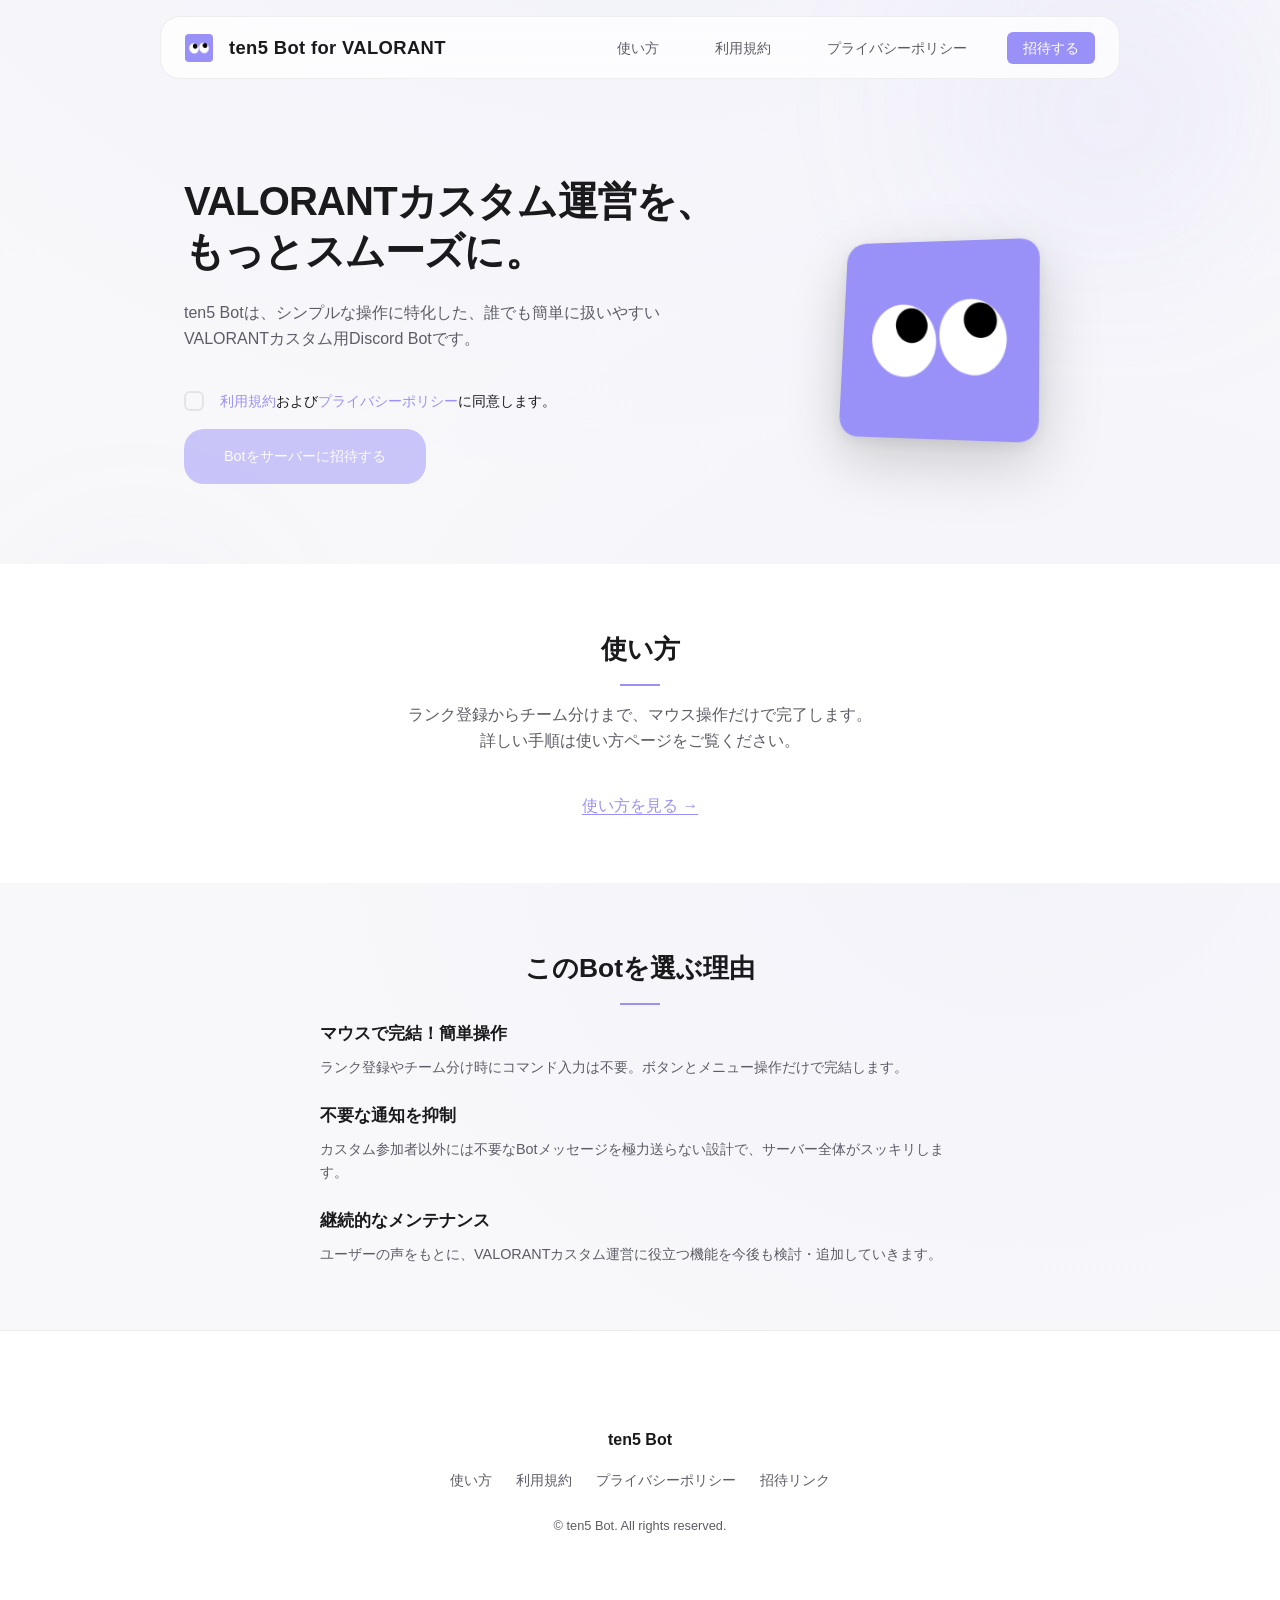
<file: index.html>
<!DOCTYPE html>
<html lang="ja">
<head>
  <meta charset="UTF-8">
  <meta name="viewport" content="width=device-width, initial-scale=1.0">
  <meta name="description" content="ten5 Bot - VALORANTカスタムのチーム分け・運営を、Discordでスムーズに。カスタム募集/管理/進行を快適にするDiscord Botです。">
  <title>ten5 Bot | VALORANTカスタムのチーム分けDiscordBot</title>
  <meta name="robots" content="index,follow,max-image-preview:large,max-snippet:-1,max-video-preview:-1">
  <link rel="canonical" href="https://suidatte.github.io/ten5-docs/">
  <link rel="alternate" hreflang="ja" href="https://suidatte.github.io/ten5-docs/">
  <link rel="alternate" hreflang="x-default" href="https://suidatte.github.io/ten5-docs/">
  <meta name="theme-color" content="#9a91f8">

  <meta property="og:type" content="website">
  <meta property="og:locale" content="ja_JP">
  <meta property="og:site_name" content="ten5 Bot">
  <meta property="og:title" content="ten5 Bot | VALORANTカスタムのチーム分けDiscordBot">
  <meta property="og:description" content="VALORANTカスタムのチーム分け・運営をDiscordでスムーズに。ten5 Botはカスタム募集/管理/進行を快適にするDiscord Botです。">
  <meta property="og:url" content="https://suidatte.github.io/ten5-docs/">
  <meta property="og:image" content="https://suidatte.github.io/ten5-docs/img/ogp_img.jpg">
  <meta property="og:image:alt" content="ten5 Bot | VALORANTカスタムのチーム分けDiscordBot">
  <meta name="twitter:card" content="summary_large_image">
  <meta name="twitter:title" content="ten5 Bot | VALORANTカスタムのチーム分けDiscordBot">
  <meta name="twitter:description" content="VALORANTカスタムのチーム分け・運営をDiscordでスムーズに。ten5 Botはカスタム募集/管理/進行を快適にするDiscord Botです。">
  <meta name="twitter:image" content="https://suidatte.github.io/ten5-docs/img/ogp_img.jpg">
  <meta name="twitter:image:alt" content="ten5 Bot | VALORANTカスタムのチーム分けDiscordBot">

  <link rel="stylesheet" href="style.css">
  <link rel="icon" type="image/png" href="img/ten5_icon1.png">

  <script type="application/ld+json">
    {
      "@context": "https://schema.org",
      "@type": "SoftwareApplication",
      "name": "ten5 Bot",
      "alternateName": ["ten5"],
      "applicationCategory": "CommunicationApplication",
      "operatingSystem": "Discord",
      "description": "VALORANTカスタムのチーム分け・運営をDiscordでスムーズにするDiscord Bot",
      "url": "https://suidatte.github.io/ten5-docs/",
      "image": "https://suidatte.github.io/ten5-docs/img/ogp_img.jpg",
      "publisher": {
        "@type": "Organization",
        "name": "ten5 Bot"
      },
      "offers": {
        "@type": "Offer",
        "price": "0",
        "priceCurrency": "JPY"
      }
    }
  </script>

  <script type="application/ld+json">
    {
      "@context": "https://schema.org",
      "@type": "FAQPage",
      "mainEntity": [
        {
          "@type": "Question",
          "name": "ten5 Botは何ができるDiscord Botですか？",
          "acceptedAnswer": {
            "@type": "Answer",
            "text": "ten5 Botは、VALORANTカスタム向けに、ランク登録・確認、チーム分け（チーム分けBot）、マップ選択などをDiscord上で行えるDiscordBotです。"
          }
        },
        {
          "@type": "Question",
          "name": "VALORANTカスタムのチーム分けを、どうやって行いますか？",
          "acceptedAnswer": {
            "@type": "Answer",
            "text": "manual（使い方）ページで、Discordの操作（ボタン/セレクトメニュー）だけで完了する手順を解説しています。"
          }
        }
      ]
    }
  </script>
</head>
<body>
  <div class="bg-blob bg-blob--1" aria-hidden="true"></div>
  <div class="bg-blob bg-blob--2" aria-hidden="true"></div>

  <header class="header" id="header">
    <div class="header__inner">
      <a href="index.html" class="header__brand" aria-label="ten5 Bot for VALORANT トップへ">
        <img src="img/ten5_icon1.png" alt="" class="header__brand-icon" width="28" height="28">
        <span class="header__brand-text">ten5 Bot<span class="header__brand-suffix"> for VALORANT</span></span>
      </a>
      <nav class="nav" aria-label="メインナビゲーション">
        <ul class="nav__list">
          <li><a href="manual/" class="nav__link">使い方</a></li>
          <li><a href="terms/" class="nav__link">利用規約</a></li>
          <li><a href="privacy/" class="nav__link">プライバシーポリシー</a></li>
          <li><a href="#invite-section" class="nav__link nav__link--cta" data-invite-modal>招待する</a></li>
        </ul>
      </nav>
      <button type="button" class="header__menu-btn" aria-label="メニューを開く" aria-expanded="false" aria-controls="nav-menu">
        <span class="header__menu-icon"></span>
      </button>
    </div>
    <div class="header__mobile" id="nav-menu" aria-hidden="true">
      <ul class="nav__list nav__list--mobile">
        <li><a href="manual/" class="nav__link">使い方</a></li>
        <li><a href="terms/" class="nav__link">利用規約</a></li>
        <li><a href="privacy/" class="nav__link">プライバシーポリシー</a></li>
        <li><a href="#invite-section" class="nav__link nav__link--cta" data-invite-modal>招待する</a></li>
      </ul>
    </div>
  </header>

  <div class="modal" id="invite-modal" role="dialog" aria-modal="true" aria-label="Botを招待" aria-hidden="true">
    <div class="modal__backdrop" data-modal-close></div>
    <div class="modal__content">
      <button type="button" class="modal__close" aria-label="閉じる" data-modal-close></button>
      <p class="modal__icon-wrap">
        <img src="img/ten5_icon1.png" alt="" class="modal__icon" width="48" height="48">
      </p>
      <div class="invite-agree">
        <label class="invite-agree__item">
          <input type="checkbox" name="agree-terms-modal" id="agree-terms-modal" class="invite-agree__input">
          <span class="invite-agree__check"></span>
          <span><a href="terms/">利用規約</a>に同意する</span>
        </label>
        <label class="invite-agree__item">
          <input type="checkbox" name="agree-privacy-modal" id="agree-privacy-modal" class="invite-agree__input">
          <span class="invite-agree__check"></span>
          <span><a href="privacy/">プライバシーポリシー</a>に同意する</span>
        </label>
      </div>
      <a href="https://discord.com/oauth2/authorize?client_id=1461335201685831790&amp;permissions=8&amp;integration_type=0&amp;scope=bot+applications.commands" id="invite-btn-modal" class="btn btn--primary btn--block invite-btn" aria-disabled="true" target="_blank" rel="noopener noreferrer">
        Botをサーバーに招待する
      </a>
    </div>
  </div>

  <main>
    <section class="top-section" id="invite-section">
      <div class="container container--wide top-section__inner">
        <div class="top-section__text">
          <h1 class="top-section__title">
            <span class="top-section__title-line">VALORANTカスタム運営を、</span>
            <span class="top-section__title-line">もっとスムーズに。</span>
          </h1>
          <p class="top-section__lead">
            ten5 Botは、シンプルな操作に特化した、誰でも簡単に扱いやすいVALORANTカスタム用Discord Botです。
          </p>
          <div class="top-section__cta">
            <label class="invite-agree__item">
              <input type="checkbox" id="agree-hero" class="invite-agree__input">
              <span class="invite-agree__check"></span>
              <span><a href="terms/">利用規約</a>および<a href="privacy/">プライバシーポリシー</a>に同意します。</span>
            </label>
            <a href="https://discord.com/oauth2/authorize?client_id=1461335201685831790&amp;permissions=8&amp;integration_type=0&amp;scope=bot+applications.commands" id="invite-btn-hero" class="btn btn--primary invite-btn" aria-disabled="true" target="_blank" rel="noopener noreferrer">
              Botをサーバーに招待する
            </a>
          </div>
        </div>
        <div class="top-section__visual" aria-hidden="true">
          <div class="top-section__icon-3d">
            <img src="img/ten5_icon1.png" alt="" class="top-section__icon-img" width="180" height="180">
          </div>
        </div>
      </div>
    </section>

    <section class="section" id="usage-section">
      <div class="container">
        <h2 class="section__title">使い方</h2>
        <div class="section__body">
          <p class="section__lead">
            ランク登録からチーム分けまで、マウス操作だけで完了します。<br>
            詳しい手順は使い方ページをご覧ください。
          </p>
          <p class="usage-link"><a href="manual/" class="text-link">使い方を見る →</a></p>
        </div>
      </div>
    </section>

    <section class="section section--features">
      <div class="container">
        <h2 class="section__title">このBotを選ぶ理由</h2>
        <div class="section__body">
          <ul class="feature-list">
            <li class="feature-item">
              <h3 class="feature-item__title">マウスで完結！簡単操作</h3>
              <p class="feature-item__desc">ランク登録やチーム分け時にコマンド入力は不要。ボタンとメニュー操作だけで完結します。</p>
            </li>
            <li class="feature-item">
              <h3 class="feature-item__title">不要な通知を抑制</h3>
              <p class="feature-item__desc">カスタム参加者以外には不要なBotメッセージを極力送らない設計で、サーバー全体がスッキリします。</p>
            </li>
            <li class="feature-item">
              <h3 class="feature-item__title">継続的なメンテナンス</h3>
              <p class="feature-item__desc">ユーザーの声をもとに、VALORANTカスタム運営に役立つ機能を今後も検討・追加していきます。</p>
            </li>
          </ul>
        </div>
      </div>
    </section>
  </main>

  <footer class="footer">
    <div class="container footer__inner">
      <div class="footer__brand">ten5 Bot</div>
      <nav class="footer__nav" aria-label="フッターナビゲーション">
        <a href="manual/">使い方</a>
        <a href="terms/">利用規約</a>
        <a href="privacy/">プライバシーポリシー</a>
        <a href="https://discord.com/oauth2/authorize?client_id=1461335201685831790&amp;permissions=8&amp;integration_type=0&amp;scope=bot+applications.commands" target="_blank" rel="noopener noreferrer">招待リンク</a>
      </nav>
      <p class="footer__copy">&copy; ten5 Bot. All rights reserved.</p>
    </div>
  </footer>

  <script src="script.js"></script>
</body>
</html>
</file>
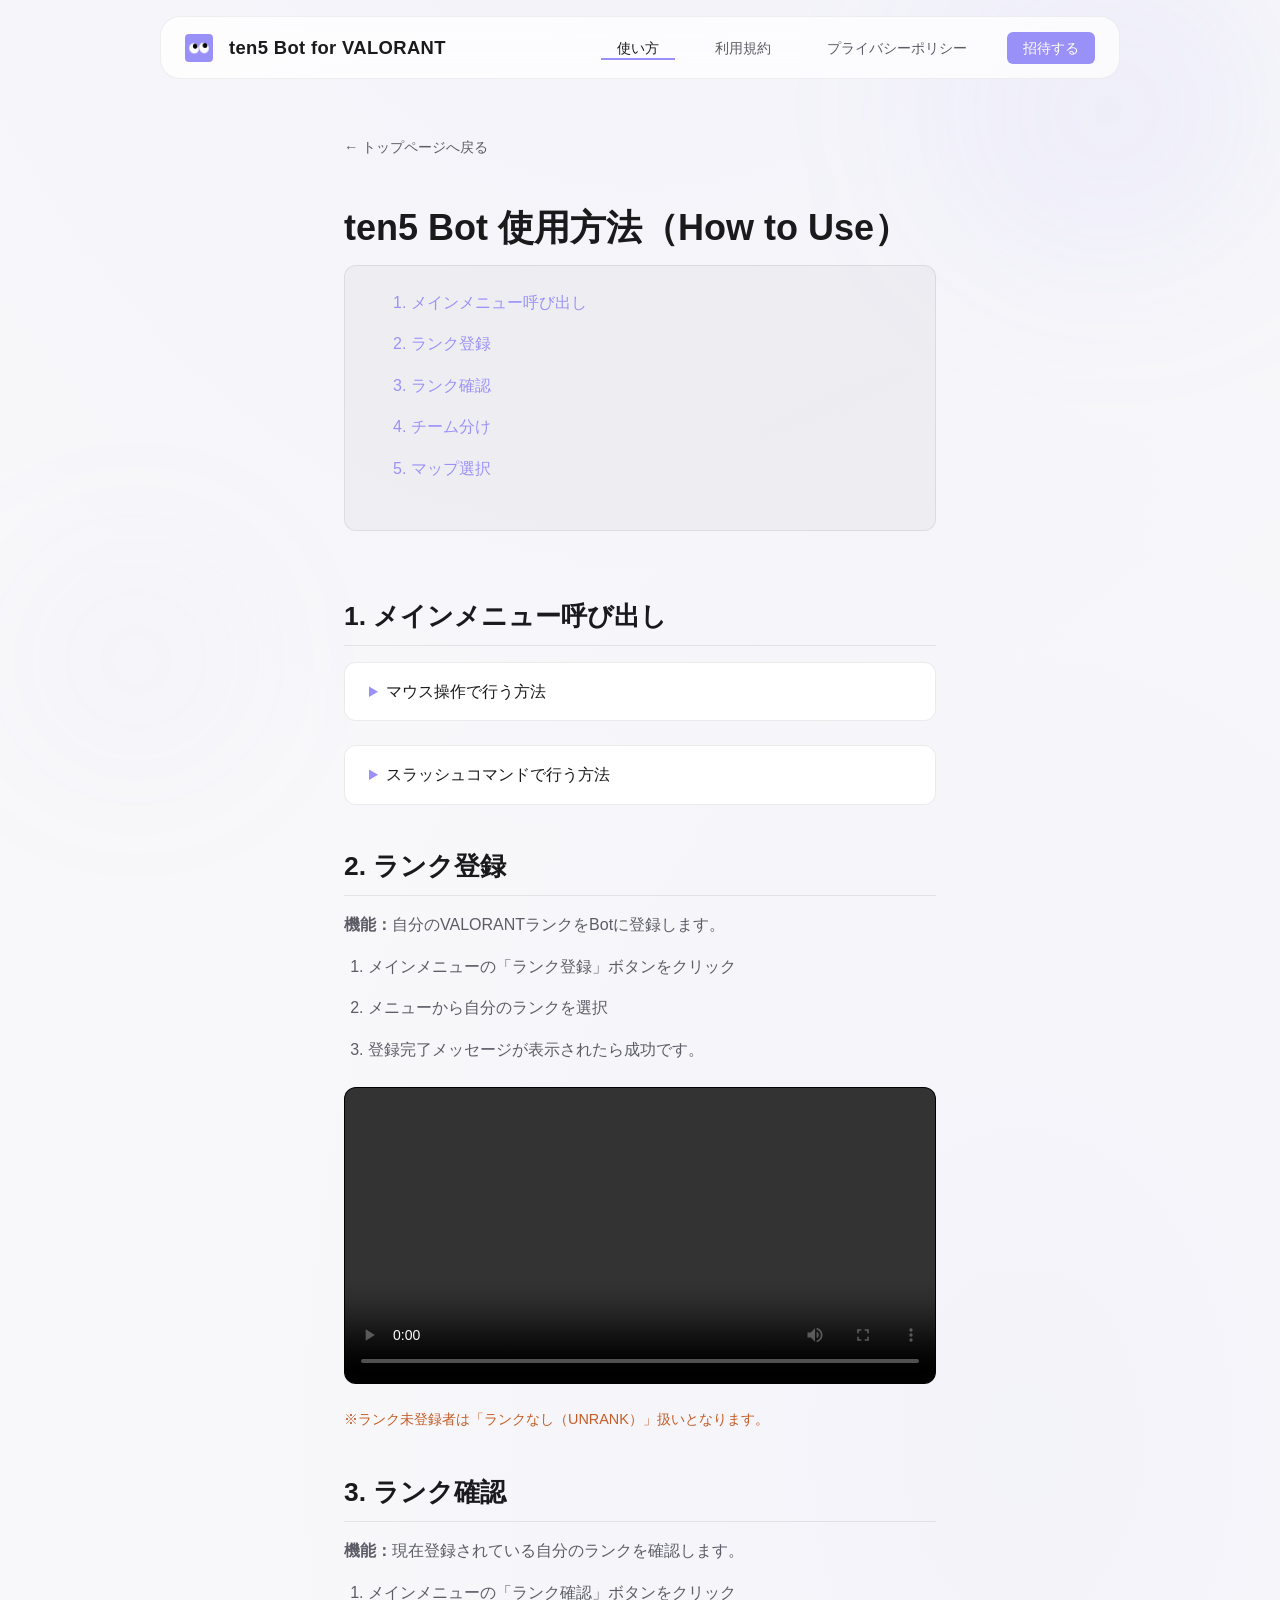
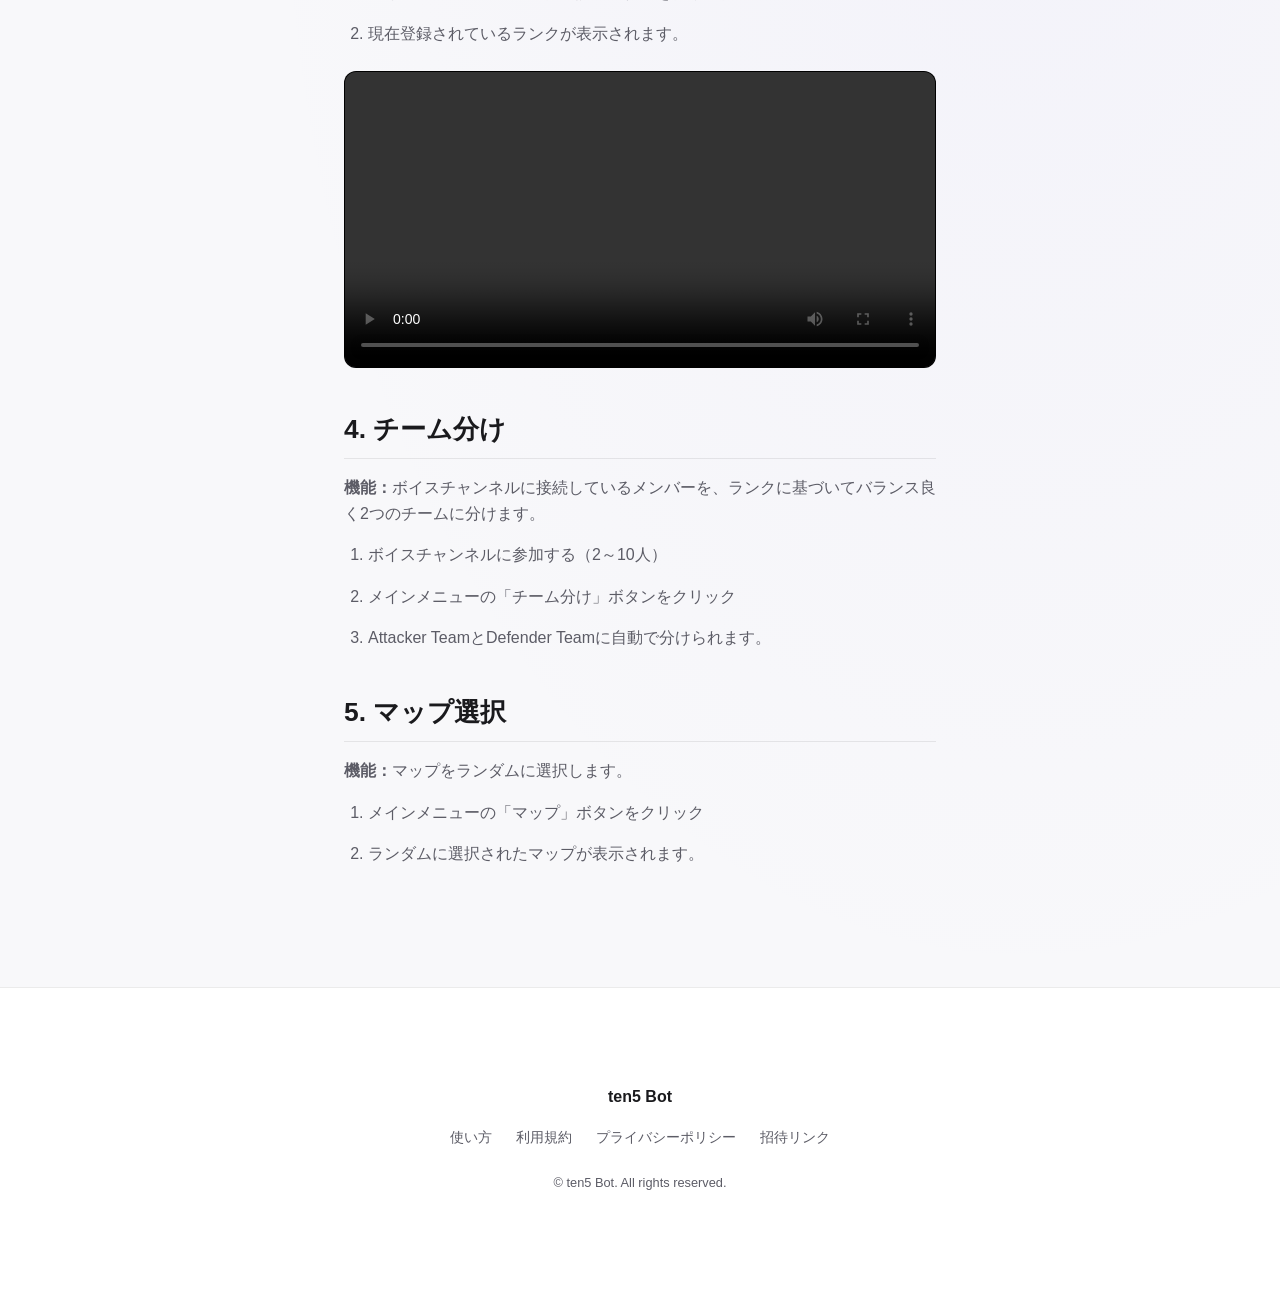
<file: manual/index.html>
<!DOCTYPE html>
<html lang="ja">
<head>
  <meta charset="UTF-8">
  <meta name="viewport" content="width=device-width, initial-scale=1.0">
  <meta name="description" content="ten5 Botの使い方。VALORANTカスタムをDiscordで運営するための、ランク登録/ランク確認/チーム分け/マップ選択の手順を解説します。">
  <title>使い方 | ten5 Bot</title>
  <meta name="robots" content="index,follow,max-image-preview:large,max-snippet:-1,max-video-preview:-1">
  <link rel="canonical" href="https://suidatte.github.io/ten5-docs/manual/">
  <link rel="alternate" hreflang="ja" href="https://suidatte.github.io/ten5-docs/manual/">
  <link rel="alternate" hreflang="x-default" href="https://suidatte.github.io/ten5-docs/manual/">
  <meta property="og:type" content="article">
  <meta property="og:locale" content="ja_JP">
  <meta property="og:site_name" content="ten5 Bot">
  <meta property="og:title" content="使い方 | ten5 Bot">
  <meta property="og:description" content="VALORANTカスタムをDiscordで運営するための、ランク登録/ランク確認/チーム分け/マップ選択の手順。">
  <meta property="og:url" content="https://suidatte.github.io/ten5-docs/manual/">
  <meta property="og:image" content="https://suidatte.github.io/ten5-docs/img/ogp_img.jpg">
  <meta property="og:image:alt" content="ten5 Bot 使い方">
  <meta name="twitter:card" content="summary_large_image">
  <meta name="twitter:title" content="使い方 | ten5 Bot">
  <meta name="twitter:description" content="VALORANTカスタムをDiscordで運営するための、ランク登録/ランク確認/チーム分け/マップ選択の手順。">
  <meta name="twitter:image" content="https://suidatte.github.io/ten5-docs/img/ogp_img.jpg">
  <meta name="twitter:image:alt" content="ten5 Bot 使い方">
  <link rel="stylesheet" href="../style.css">
  <link rel="icon" type="image/png" href="../img/ten5_icon1.png">

  <script type="application/ld+json">
    {
      "@context": "https://schema.org",
      "@type": "TechArticle",
      "headline": "使い方 | ten5 Bot",
      "about": ["VALORANT", "Discord", "Discord Bot", "VALORANTカスタム", "チーム分け", "ten5", "ten5 Bot"],
      "inLanguage": "ja",
      "url": "https://suidatte.github.io/ten5-docs/manual/",
      "image": "https://suidatte.github.io/ten5-docs/img/ogp_img.jpg",
      "publisher": {
        "@type": "Organization",
        "name": "ten5 Bot"
      }
    }
  </script>
</head>
<body>
  <div class="bg-blob bg-blob--1" aria-hidden="true"></div>
  <div class="bg-blob bg-blob--2" aria-hidden="true"></div>

  <header class="header" id="header">
    <div class="header__inner">
      <a href="../" class="header__brand" aria-label="ten5 Bot for VALORANT トップへ">
        <img src="../img/ten5_icon1.png" alt="" class="header__brand-icon" width="28" height="28">
        <span class="header__brand-text">ten5 Bot<span class="header__brand-suffix"> for VALORANT</span></span>
      </a>
      <nav class="nav" aria-label="メインナビゲーション">
        <ul class="nav__list">
          <li><a href="../manual/" class="nav__link nav__link--current">使い方</a></li>
          <li><a href="../terms/" class="nav__link">利用規約</a></li>
          <li><a href="../privacy/" class="nav__link">プライバシーポリシー</a></li>
          <li><a href="#" class="nav__link nav__link--cta" data-invite-modal>招待する</a></li>
        </ul>
      </nav>
      <button type="button" class="header__menu-btn" aria-label="メニューを開く" aria-expanded="false" aria-controls="nav-menu">
        <span class="header__menu-icon"></span>
      </button>
    </div>
    <div class="header__mobile" id="nav-menu" aria-hidden="true">
      <ul class="nav__list nav__list--mobile">
        <li><a href="../manual/" class="nav__link nav__link--current">使い方</a></li>
        <li><a href="../terms/" class="nav__link">利用規約</a></li>
        <li><a href="../privacy/" class="nav__link">プライバシーポリシー</a></li>
        <li><a href="#" class="nav__link nav__link--cta" data-invite-modal>招待する</a></li>
      </ul>
    </div>
  </header>

  <div class="modal" id="invite-modal" role="dialog" aria-modal="true" aria-label="Botを招待" aria-hidden="true">
    <div class="modal__backdrop" data-modal-close></div>
    <div class="modal__content">
      <button type="button" class="modal__close" aria-label="閉じる" data-modal-close></button>
      <p class="modal__icon-wrap">
        <img src="../img/ten5_icon1.png" alt="" class="modal__icon" width="48" height="48">
      </p>
      <div class="invite-agree">
        <label class="invite-agree__item">
          <input type="checkbox" name="agree-terms-modal" id="agree-terms-modal" class="invite-agree__input">
          <span class="invite-agree__check"></span>
          <span><a href="../terms/">利用規約</a>に同意する</span>
        </label>
        <label class="invite-agree__item">
          <input type="checkbox" name="agree-privacy-modal" id="agree-privacy-modal" class="invite-agree__input">
          <span class="invite-agree__check"></span>
          <span><a href="../privacy/">プライバシーポリシー</a>に同意する</span>
        </label>
      </div>
      <a href="https://discord.com/oauth2/authorize?client_id=1461335201685831790&amp;permissions=8&amp;integration_type=0&amp;scope=bot+applications.commands" id="invite-btn-modal" class="btn btn--primary btn--block invite-btn" aria-disabled="true" target="_blank" rel="noopener noreferrer">
        Botをサーバーに招待する
      </a>
    </div>
  </div>

  <main class="doc-page">
    <div class="container">
      <a href="../" class="doc-page__back">← トップページへ戻る</a>
      <h1 class="doc-page__title">ten5 Bot 使用方法（How to Use）</h1>

      <nav class="doc-page__nav" aria-label="目次">
        <ul>
          <li><a href="#menu">1. メインメニュー呼び出し</a></li>
          <li><a href="#rank-register">2. ランク登録</a></li>
          <li><a href="#rank-check">3. ランク確認</a></li>
          <li><a href="#team-split">4. チーム分け</a></li>
          <li><a href="#map">5. マップ選択</a></li>
        </ul>
      </nav>

      <section id="menu">
        <h2>1. メインメニュー呼び出し</h2>

        <details class="doc-accordion">
          <summary class="doc-accordion__summary">マウス操作で行う方法</summary>
          <div class="doc-accordion__content">
            <ol>
              <li>サーバーのチャット欄左側の「＋」ボタンをクリック</li>
              <li>「アプリを使う」をクリック</li>
              <li>「/ten5」をクリックし、チャット欄に「/ten5」と入力されたら Enter</li>
            </ol>
            <figure class="doc-figure">
              <video class="doc-figure__video" src="../img/menu_ui.mp4" controls playsinline></video>
            </figure>
          </div>
        </details>

        <details class="doc-accordion">
          <summary class="doc-accordion__summary">スラッシュコマンドで行う方法</summary>
          <div class="doc-accordion__content">
            <ol>
              <li>サーバーのチャンネルで以下のスラッシュコマンドを入力します。</li>
            </ol>
            <pre class="doc-code"><code>/ten5</code></pre>
            <ol start="2">
              <li>Enterキーで送信</li>
            </ol>
            <figure class="doc-figure">
              <video class="doc-figure__video" src="../img/menu_cmd.mp4" controls playsinline></video>
            </figure>
          </div>
        </details>
      </section>

      <section id="rank-register">
        <h2>2. ランク登録</h2>
        <p><strong>機能：</strong>自分のVALORANTランクをBotに登録します。</p>
        <ol>
          <li>メインメニューの「ランク登録」ボタンをクリック</li>
          <li>メニューから自分のランクを選択</li>
          <li>登録完了メッセージが表示されたら成功です。</li>
        </ol>
        <figure class="doc-figure">
          <video class="doc-figure__video" src="../img/rank.mp4" controls playsinline></video>
        </figure>
        <p class="doc-note">※ランク未登録者は「ランクなし（UNRANK）」扱いとなります。</p>
      </section>

      <section id="rank-check">
        <h2>3. ランク確認</h2>
        <p><strong>機能：</strong>現在登録されている自分のランクを確認します。</p>
        <ol>
          <li>メインメニューの「ランク確認」ボタンをクリック</li>
          <li>現在登録されているランクが表示されます。</li>
        </ol>
        <figure class="doc-figure">
          <video class="doc-figure__video" src="../img/rank_check.mp4" controls playsinline></video>
        </figure>
      </section>

      <section id="team-split">
        <h2>4. チーム分け</h2>
        <p><strong>機能：</strong>ボイスチャンネルに接続しているメンバーを、ランクに基づいてバランス良く2つのチームに分けます。</p>
        <ol>
          <li>ボイスチャンネルに参加する（2～10人）</li>
          <li>メインメニューの「チーム分け」ボタンをクリック</li>
          <li>Attacker TeamとDefender Teamに自動で分けられます。</li>
        </ol>
      </section>

      <section id="map">
        <h2>5. マップ選択</h2>
        <p><strong>機能：</strong>マップをランダムに選択します。</p>
        <ol>
          <li>メインメニューの「マップ」ボタンをクリック</li>
          <li>ランダムに選択されたマップが表示されます。</li>
        </ol>
      </section>
    </div>
  </main>

  <footer class="footer">
    <div class="container footer__inner">
      <div class="footer__brand">ten5 Bot</div>
      <nav class="footer__nav" aria-label="フッターナビゲーション">
        <a href="../manual/">使い方</a>
        <a href="../terms/">利用規約</a>
        <a href="../privacy/">プライバシーポリシー</a>
        <a href="https://discord.com/oauth2/authorize?client_id=1461335201685831790&amp;permissions=8&amp;integration_type=0&amp;scope=bot+applications.commands" target="_blank" rel="noopener noreferrer">招待リンク</a>
      </nav>
      <p class="footer__copy">&copy; ten5 Bot. All rights reserved.</p>
    </div>
  </footer>

  <script src="../script.js"></script>
</body>
</html>
</file>
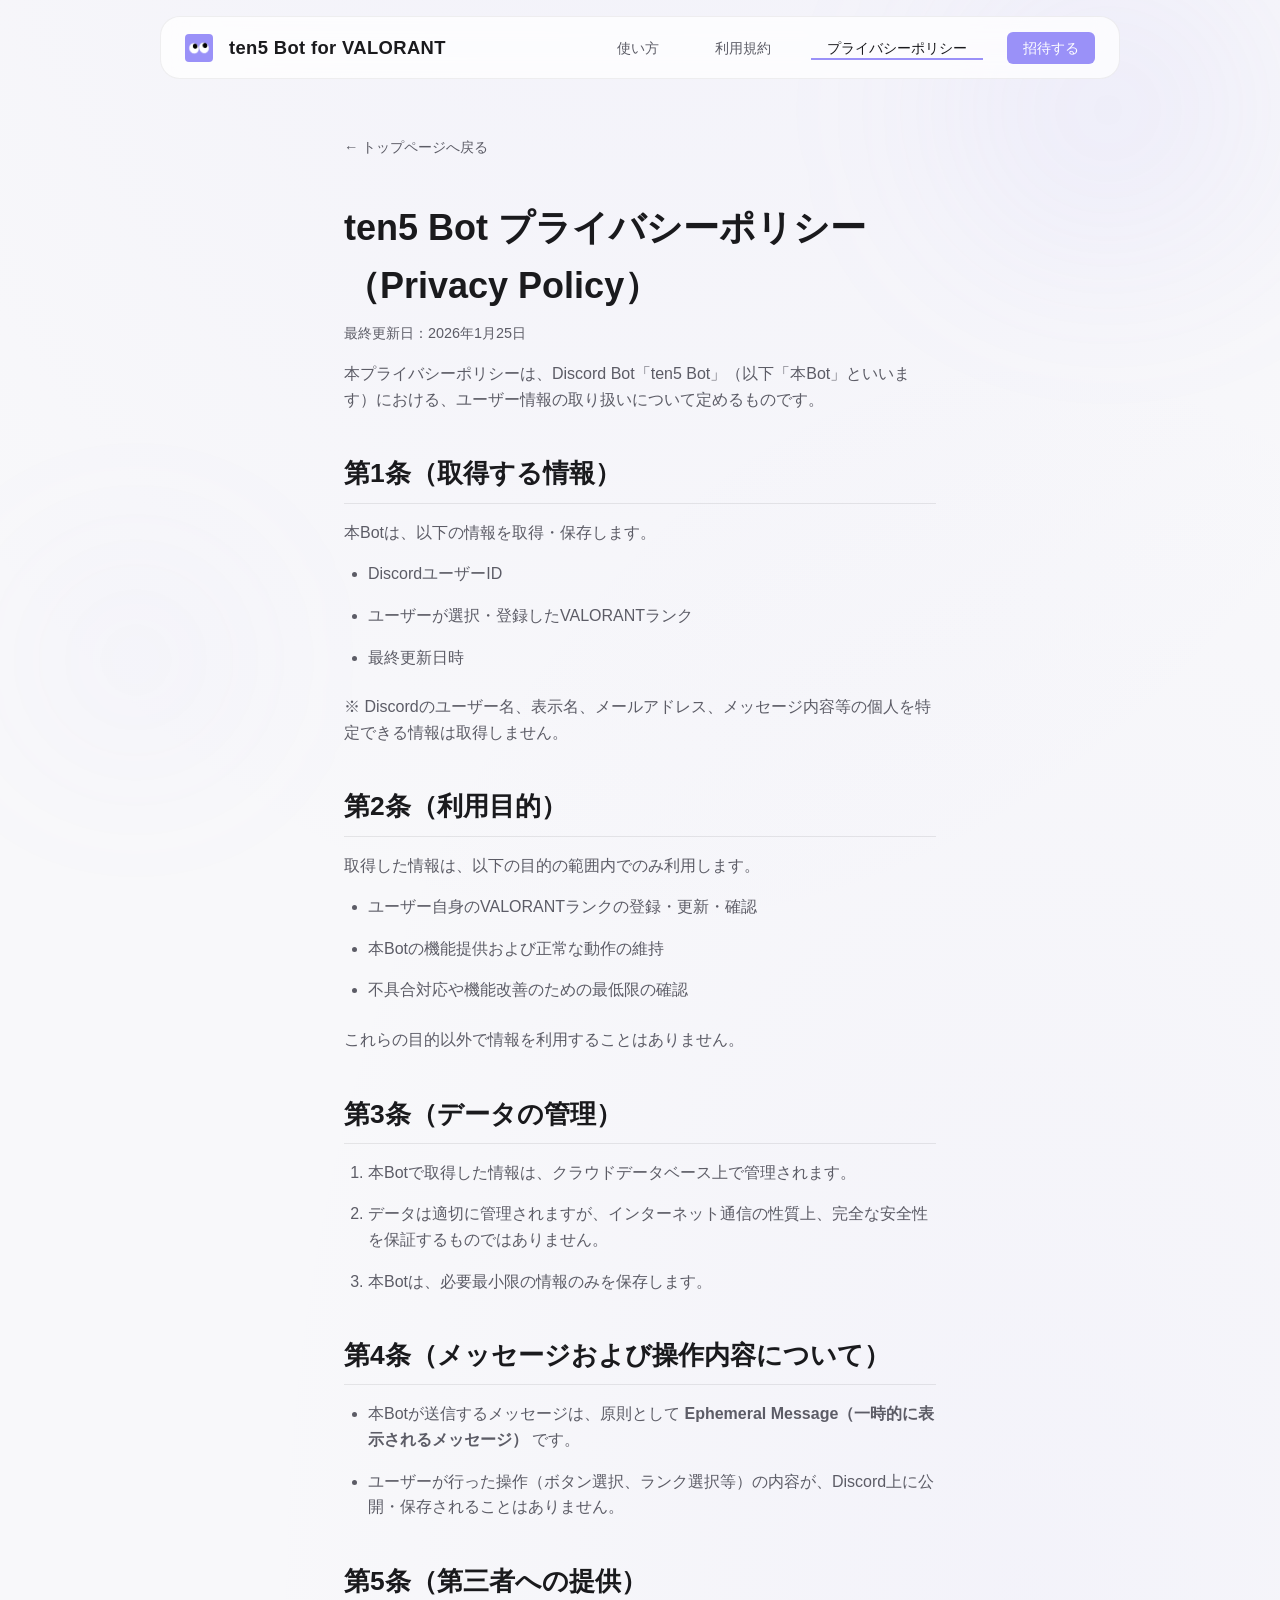
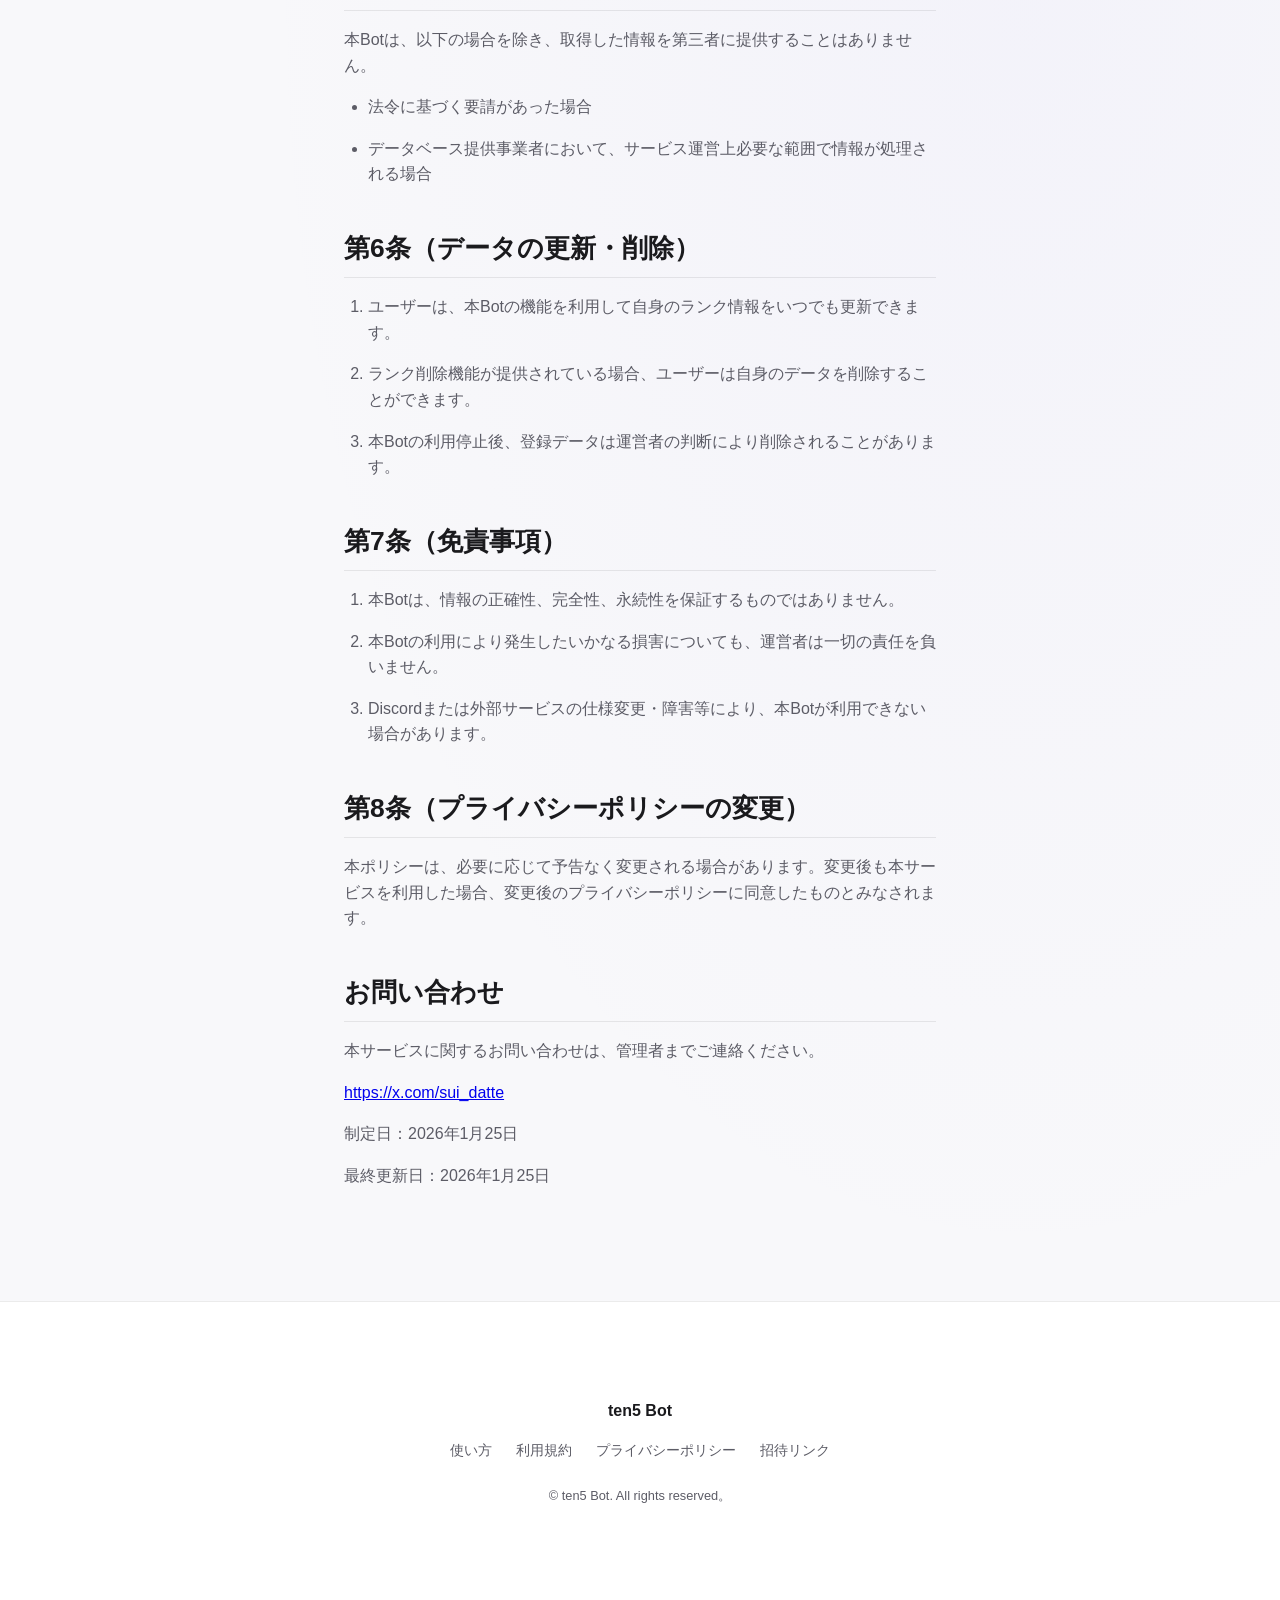
<file: privacy/index.html>
<!DOCTYPE html>
<html lang="ja">
<head>
  <meta charset="UTF-8">
  <meta name="viewport" content="width=device-width, initial-scale=1.0">
  <meta name="description" content="ten5 Botのプライバシーポリシー。VALORANTカスタム向けDiscord Botとして取得する情報・利用目的・管理方法を記載します。">
  <title>プライバシーポリシー | ten5 Bot</title>
  <meta name="robots" content="index,follow,max-image-preview:large,max-snippet:-1,max-video-preview:-1">
  <link rel="canonical" href="https://suidatte.github.io/ten5-docs/privacy/">
  <link rel="alternate" hreflang="ja" href="https://suidatte.github.io/ten5-docs/privacy/">
  <link rel="alternate" hreflang="x-default" href="https://suidatte.github.io/ten5-docs/privacy/">
  <meta property="og:type" content="article">
  <meta property="og:locale" content="ja_JP">
  <meta property="og:site_name" content="ten5 Bot">
  <meta property="og:title" content="プライバシーポリシー | ten5 Bot">
  <meta property="og:description" content="ten5 Botのプライバシーポリシー。Discord Botとして取得する情報・利用目的・管理方法を記載します。">
  <meta property="og:url" content="https://suidatte.github.io/ten5-docs/privacy/">
  <meta property="og:image" content="https://suidatte.github.io/ten5-docs/img/ogp_img.jpg">
  <meta property="og:image:alt" content="ten5 Bot プライバシーポリシー">
  <meta name="twitter:card" content="summary_large_image">
  <meta name="twitter:title" content="プライバシーポリシー | ten5 Bot">
  <meta name="twitter:description" content="ten5 Botのプライバシーポリシー。Discord Botとして取得する情報・利用目的・管理方法を記載します。">
  <meta name="twitter:image" content="https://suidatte.github.io/ten5-docs/img/ogp_img.jpg">
  <meta name="twitter:image:alt" content="ten5 Bot プライバシーポリシー">
  <link rel="stylesheet" href="../style.css">
  <link rel="icon" type="image/png" href="../img/ten5_icon1.png">
</head>
<body>
  <div class="bg-blob bg-blob--1" aria-hidden="true"></div>
  <div class="bg-blob bg-blob--2" aria-hidden="true"></div>

  <header class="header" id="header">
    <div class="header__inner">
      <a href="../" class="header__brand" aria-label="ten5 Bot for VALORANT トップへ">
        <img src="../img/ten5_icon1.png" alt="" class="header__brand-icon" width="28" height="28">
        <span class="header__brand-text">ten5 Bot<span class="header__brand-suffix"> for VALORANT</span></span>
      </a>
      <nav class="nav" aria-label="メインナビゲーション">
        <ul class="nav__list">
          <li><a href="../manual/" class="nav__link">使い方</a></li>
          <li><a href="../terms/" class="nav__link">利用規約</a></li>
          <li><a href="./" class="nav__link nav__link--current">プライバシーポリシー</a></li>
          <li><a href="#" class="nav__link nav__link--cta" data-invite-modal>招待する</a></li>
        </ul>
      </nav>
      <button type="button" class="header__menu-btn" aria-label="メニューを開く" aria-expanded="false" aria-controls="nav-menu">
        <span class="header__menu-icon"></span>
      </button>
    </div>
    <div class="header__mobile" id="nav-menu" aria-hidden="true">
      <ul class="nav__list nav__list--mobile">
        <li><a href="../manual/" class="nav__link">使い方</a></li>
        <li><a href="../terms/" class="nav__link">利用規約</a></li>
        <li><a href="./" class="nav__link nav__link--current">プライバシーポリシー</a></li>
        <li><a href="#" class="nav__link nav__link--cta" data-invite-modal>招待する</a></li>
      </ul>
    </div>
  </header>

  <!-- 招待モーダル -->
  <div class="modal" id="invite-modal" role="dialog" aria-modal="true" aria-label="Botを招待" aria-hidden="true">
    <div class="modal__backdrop" data-modal-close></div>
    <div class="modal__content">
      <button type="button" class="modal__close" aria-label="閉じる" data-modal-close></button>
      <p class="modal__icon-wrap">
        <img src="../img/ten5_icon1.png" alt="" class="modal__icon" width="48" height="48">
      </p>
      <div class="invite-agree">
        <label class="invite-agree__item">
          <input type="checkbox" name="agree-terms-modal" id="agree-terms-modal" class="invite-agree__input">
          <span class="invite-agree__check"></span>
          <span><a href="../terms/">利用規約</a>に同意する</span>
        </label>
        <label class="invite-agree__item">
          <input type="checkbox" name="agree-privacy-modal" id="agree-privacy-modal" class="invite-agree__input">
          <span class="invite-agree__check"></span>
          <span><a href="./">プライバシーポリシー</a>に同意する</span>
        </label>
      </div>
      <a href="https://discord.com/oauth2/authorize?client_id=1461335201685831790&amp;permissions=8&amp;integration_type=0&amp;scope=bot+applications.commands" id="invite-btn-modal" class="btn btn--primary btn--block invite-btn" aria-disabled="true" target="_blank" rel="noopener noreferrer">
        Botをサーバーに招待する
      </a>
    </div>
  </div>

  <main class="doc-page">
    <div class="container">
      <a href="../" class="doc-page__back">← トップページへ戻る</a>
      <h1 class="doc-page__title">ten5 Bot プライバシーポリシー（Privacy Policy）</h1>
      <p class="doc-page__updated">最終更新日：2026年1月25日</p>

      <p>本プライバシーポリシーは、Discord Bot「ten5 Bot」（以下「本Bot」といいます）における、ユーザー情報の取り扱いについて定めるものです。</p>

      <section>
        <h2>第1条（取得する情報）</h2>
        <p>本Botは、以下の情報を取得・保存します。</p>
        <ul>
          <li>DiscordユーザーID</li>
          <li>ユーザーが選択・登録したVALORANTランク</li>
          <li>最終更新日時</li>
        </ul>
        <p>※ Discordのユーザー名、表示名、メールアドレス、メッセージ内容等の個人を特定できる情報は取得しません。</p>
      </section>

      <section>
        <h2>第2条（利用目的）</h2>
        <p>取得した情報は、以下の目的の範囲内でのみ利用します。</p>
        <ul>
          <li>ユーザー自身のVALORANTランクの登録・更新・確認</li>
          <li>本Botの機能提供および正常な動作の維持</li>
          <li>不具合対応や機能改善のための最低限の確認</li>
        </ul>
        <p>これらの目的以外で情報を利用することはありません。</p>
      </section>

      <section>
        <h2>第3条（データの管理）</h2>
        <ol>
          <li>本Botで取得した情報は、クラウドデータベース上で管理されます。</li>
          <li>データは適切に管理されますが、インターネット通信の性質上、完全な安全性を保証するものではありません。</li>
          <li>本Botは、必要最小限の情報のみを保存します。</li>
        </ol>
      </section>

      <section>
        <h2>第4条（メッセージおよび操作内容について）</h2>
        <ul>
          <li>本Botが送信するメッセージは、原則として <strong>Ephemeral Message（一時的に表示されるメッセージ）</strong> です。</li>
          <li>ユーザーが行った操作（ボタン選択、ランク選択等）の内容が、Discord上に公開・保存されることはありません。</li>
        </ul>
      </section>

      <section>
        <h2>第5条（第三者への提供）</h2>
        <p>本Botは、以下の場合を除き、取得した情報を第三者に提供することはありません。</p>
        <ul>
          <li>法令に基づく要請があった場合</li>
          <li>データベース提供事業者において、サービス運営上必要な範囲で情報が処理される場合</li>
        </ul>
      </section>

      <section>
        <h2>第6条（データの更新・削除）</h2>
        <ol>
          <li>ユーザーは、本Botの機能を利用して自身のランク情報をいつでも更新できます。</li>
          <li>ランク削除機能が提供されている場合、ユーザーは自身のデータを削除することができます。</li>
          <li>本Botの利用停止後、登録データは運営者の判断により削除されることがあります。</li>
        </ol>
      </section>

      <section>
        <h2>第7条（免責事項）</h2>
        <ol>
          <li>本Botは、情報の正確性、完全性、永続性を保証するものではありません。</li>
          <li>本Botの利用により発生したいかなる損害についても、運営者は一切の責任を負いません。</li>
          <li>Discordまたは外部サービスの仕様変更・障害等により、本Botが利用できない場合があります。</li>
        </ol>
      </section>

      <section>
        <h2>第8条（プライバシーポリシーの変更）</h2>
        <p>本ポリシーは、必要に応じて予告なく変更される場合があります。変更後も本サービスを利用した場合、変更後のプライバシーポリシーに同意したものとみなされます。</p>
      </section>

      <section>
        <h2>お問い合わせ</h2>
        <p>本サービスに関するお問い合わせは、管理者までご連絡ください。</p>
        <p><a href="https://x.com/sui_datte" target="_blank" rel="noopener noreferrer">https://x.com/sui_datte</a></p>
      </section>

      <p>制定日：2026年1月25日</p>
      <p>最終更新日：2026年1月25日</p>
    </div>
  </main>

  <footer class="footer">
    <div class="container footer__inner">
      <div class="footer__brand">ten5 Bot</div>
      <nav class="footer__nav" aria-label="フッターナビゲーション">
        <a href="../manual/">使い方</a>
        <a href="../terms/">利用規約</a>
        <a href="./">プライバシーポリシー</a>
        <a href="https://discord.com/oauth2/authorize?client_id=1461335201685831790&amp;permissions=8&amp;integration_type=0&amp;scope=bot+applications.commands" target="_blank" rel="noopener noreferrer">招待リンク</a>
      </nav>
      <p class="footer__copy">&copy; ten5 Bot. All rights reserved。</p>
    </div>
  </footer>

  <script src="../script.js"></script>
</body>
</html>
</file>
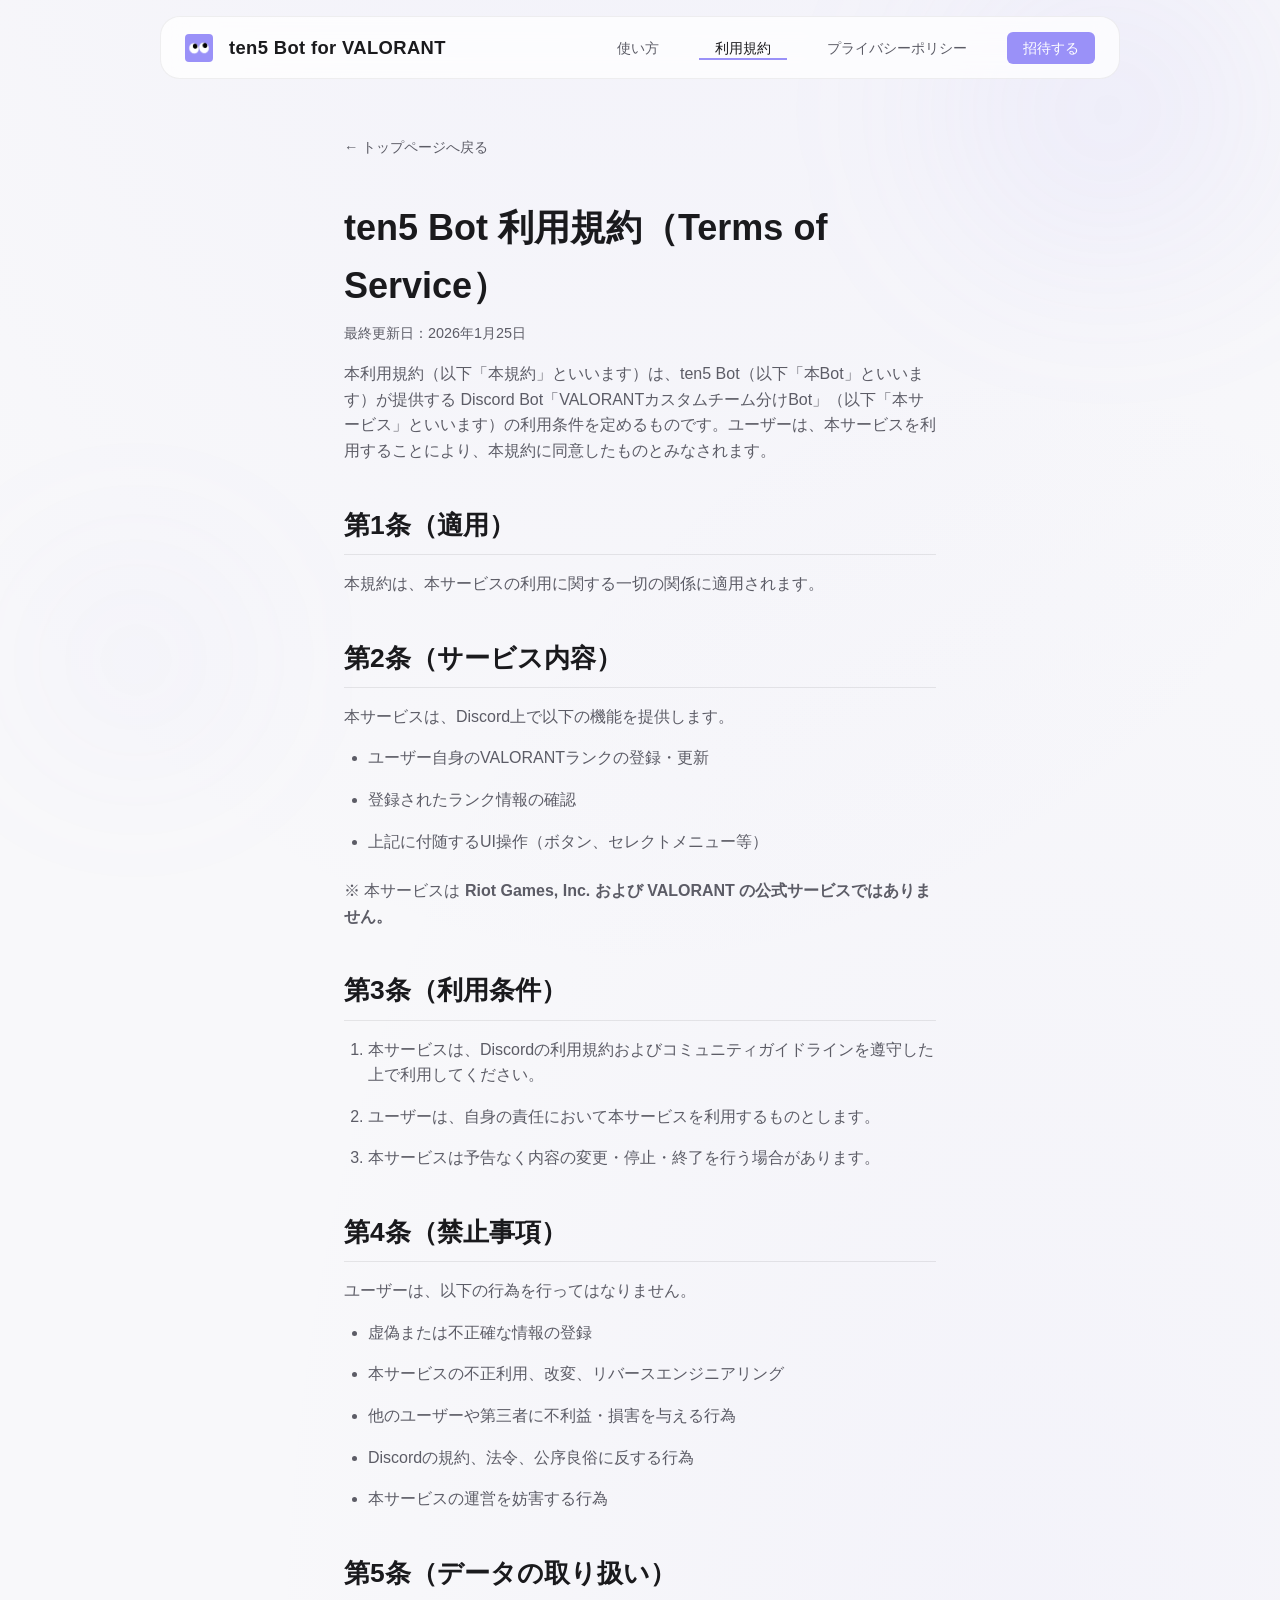
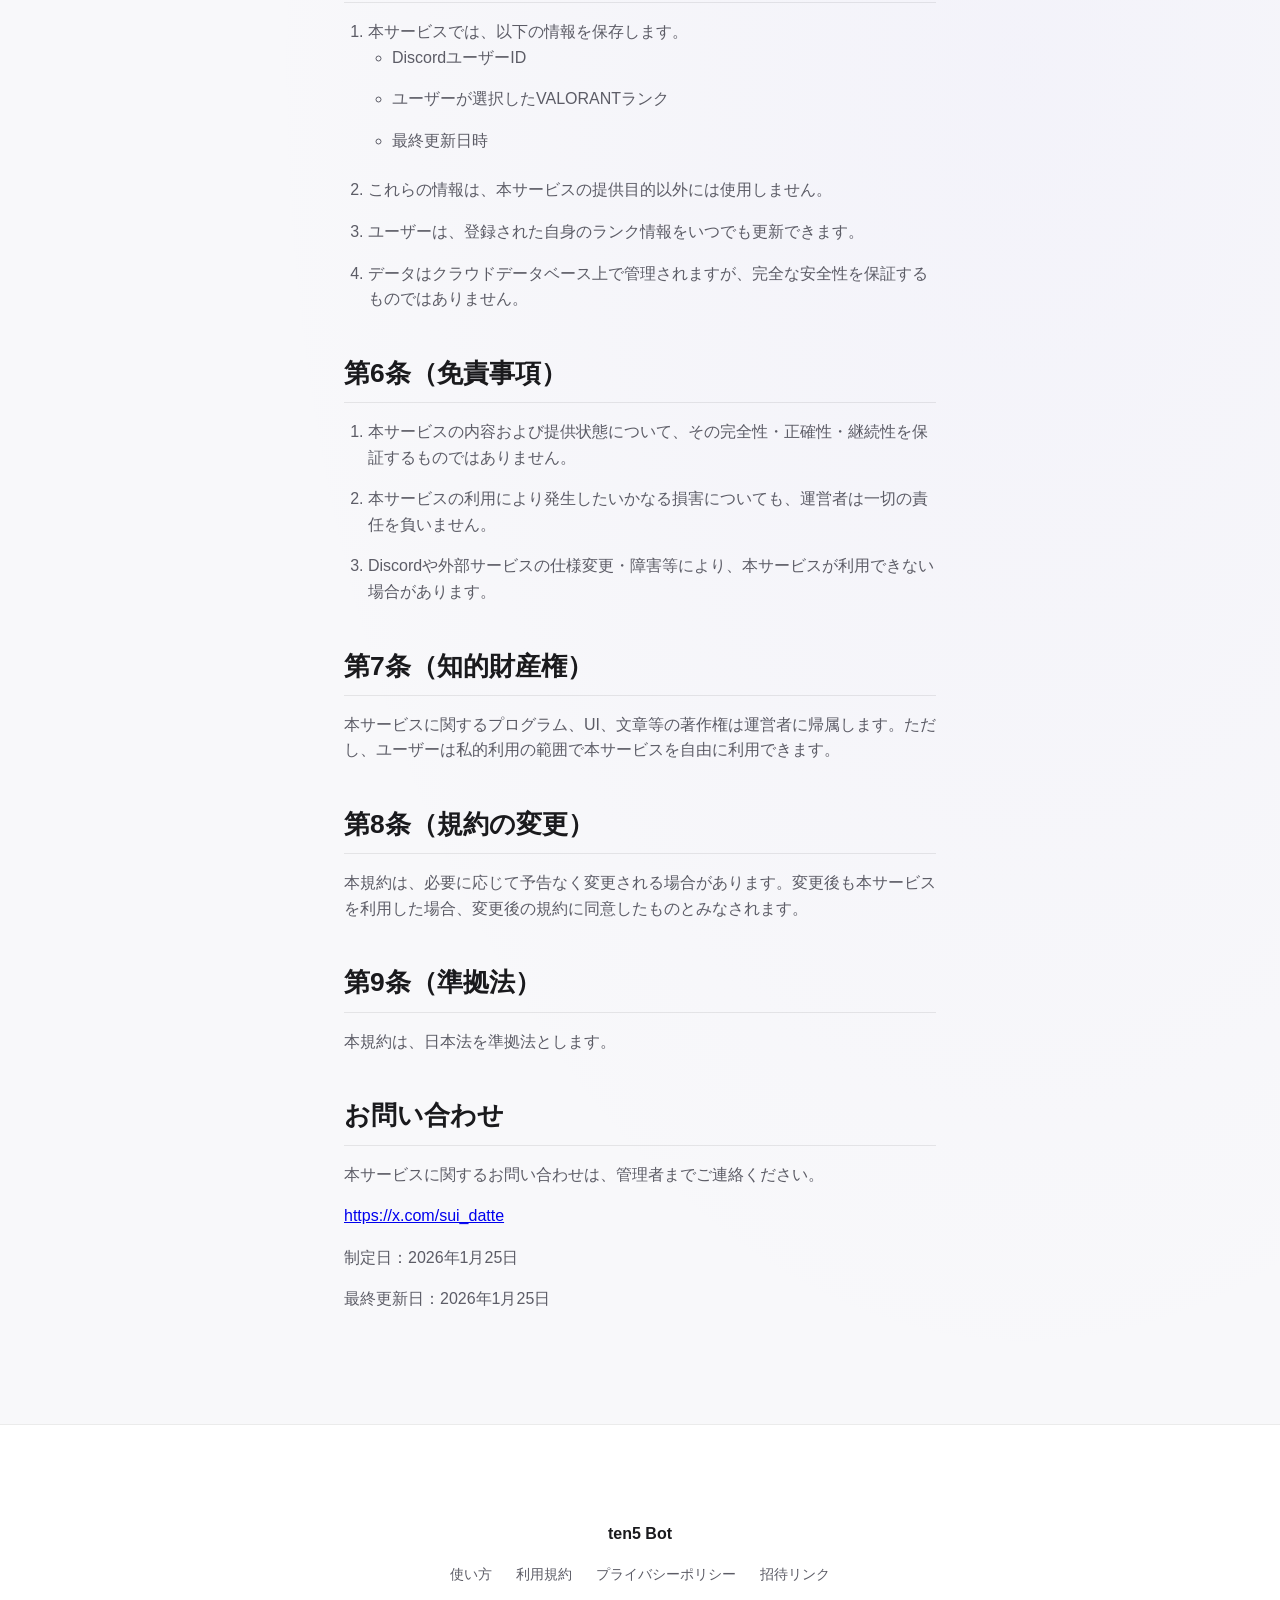
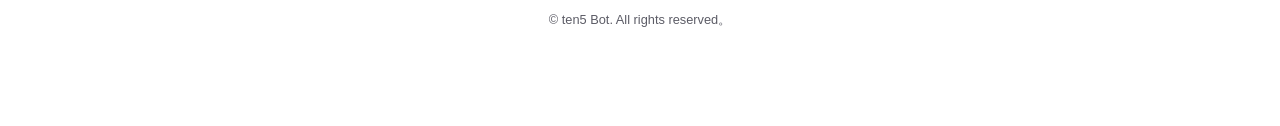
<file: terms/index.html>
<!DOCTYPE html>
<html lang="ja">
<head>
  <meta charset="UTF-8">
  <meta name="viewport" content="width=device-width, initial-scale=1.0">
  <meta name="description" content="ten5 Botの利用規約。VALORANTカスタム向けDiscord Botとしての利用条件・禁止事項・免責事項を記載します。">
  <title>利用規約 | ten5 Bot</title>
  <meta name="robots" content="index,follow,max-image-preview:large,max-snippet:-1,max-video-preview:-1">
  <link rel="canonical" href="https://suidatte.github.io/ten5-docs/terms/">
  <link rel="alternate" hreflang="ja" href="https://suidatte.github.io/ten5-docs/terms/">
  <link rel="alternate" hreflang="x-default" href="https://suidatte.github.io/ten5-docs/terms/">
  <meta property="og:type" content="article">
  <meta property="og:locale" content="ja_JP">
  <meta property="og:site_name" content="ten5 Bot">
  <meta property="og:title" content="利用規約 | ten5 Bot">
  <meta property="og:description" content="ten5 Botの利用規約。VALORANTカスタム向けDiscord Botとしての利用条件・禁止事項・免責事項を記載します。">
  <meta property="og:url" content="https://suidatte.github.io/ten5-docs/terms/">
  <meta property="og:image" content="https://suidatte.github.io/ten5-docs/img/ogp_img.jpg">
  <meta property="og:image:alt" content="ten5 Bot 利用規約">
  <meta name="twitter:card" content="summary_large_image">
  <meta name="twitter:title" content="利用規約 | ten5 Bot">
  <meta name="twitter:description" content="ten5 Botの利用規約。VALORANTカスタム向けDiscord Botとしての利用条件・禁止事項・免責事項を記載します。">
  <meta name="twitter:image" content="https://suidatte.github.io/ten5-docs/img/ogp_img.jpg">
  <meta name="twitter:image:alt" content="ten5 Bot 利用規約">
  <link rel="stylesheet" href="../style.css">
  <link rel="icon" type="image/png" href="../img/ten5_icon1.png">
</head>
<body>
  <div class="bg-blob bg-blob--1" aria-hidden="true"></div>
  <div class="bg-blob bg-blob--2" aria-hidden="true"></div>

  <header class="header" id="header">
    <div class="header__inner">
      <a href="../" class="header__brand" aria-label="ten5 Bot for VALORANT トップへ">
        <img src="../img/ten5_icon1.png" alt="" class="header__brand-icon" width="28" height="28">
        <span class="header__brand-text">ten5 Bot<span class="header__brand-suffix"> for VALORANT</span></span>
      </a>
      <nav class="nav" aria-label="メインナビゲーション">
        <ul class="nav__list">
          <li><a href="../manual/" class="nav__link">使い方</a></li>
          <li><a href="./" class="nav__link nav__link--current">利用規約</a></li>
          <li><a href="../privacy/" class="nav__link">プライバシーポリシー</a></li>
          <li><a href="#" class="nav__link nav__link--cta" data-invite-modal>招待する</a></li>
        </ul>
      </nav>
      <button type="button" class="header__menu-btn" aria-label="メニューを開く" aria-expanded="false" aria-controls="nav-menu">
        <span class="header__menu-icon"></span>
      </button>
    </div>
    <div class="header__mobile" id="nav-menu" aria-hidden="true">
      <ul class="nav__list nav__list--mobile">
        <li><a href="../manual/" class="nav__link">使い方</a></li>
        <li><a href="./" class="nav__link nav__link--current">利用規約</a></li>
        <li><a href="../privacy/" class="nav__link">プライバシーポリシー</a></li>
        <li><a href="#" class="nav__link nav__link--cta" data-invite-modal>招待する</a></li>
      </ul>
    </div>
  </header>

  <!-- 招待モーダル -->
  <div class="modal" id="invite-modal" role="dialog" aria-modal="true" aria-label="Botを招待" aria-hidden="true">
    <div class="modal__backdrop" data-modal-close></div>
    <div class="modal__content">
      <button type="button" class="modal__close" aria-label="閉じる" data-modal-close></button>
      <p class="modal__icon-wrap">
        <img src="../img/ten5_icon1.png" alt="" class="modal__icon" width="48" height="48">
      </p>
      <div class="invite-agree">
        <label class="invite-agree__item">
          <input type="checkbox" name="agree-terms-modal" id="agree-terms-modal" class="invite-agree__input">
          <span class="invite-agree__check"></span>
          <span><a href="./">利用規約</a>に同意する</span>
        </label>
        <label class="invite-agree__item">
          <input type="checkbox" name="agree-privacy-modal" id="agree-privacy-modal" class="invite-agree__input">
          <span class="invite-agree__check"></span>
          <span><a href="../privacy/">プライバシーポリシー</a>に同意する</span>
        </label>
      </div>
      <a href="https://discord.com/oauth2/authorize?client_id=1461335201685831790&amp;permissions=8&amp;integration_type=0&amp;scope=bot+applications.commands" id="invite-btn-modal" class="btn btn--primary btn--block invite-btn" aria-disabled="true" target="_blank" rel="noopener noreferrer">
        Botをサーバーに招待する
      </a>
    </div>
  </div>

  <main class="doc-page">
    <div class="container">
      <a href="../" class="doc-page__back">← トップページへ戻る</a>
      <h1 class="doc-page__title">ten5 Bot 利用規約（Terms of Service）</h1>
      <p class="doc-page__updated">最終更新日：2026年1月25日</p>

      <p>本利用規約（以下「本規約」といいます）は、ten5 Bot（以下「本Bot」といいます）が提供する Discord Bot「VALORANTカスタムチーム分けBot」（以下「本サービス」といいます）の利用条件を定めるものです。ユーザーは、本サービスを利用することにより、本規約に同意したものとみなされます。</p>

      <section>
        <h2>第1条（適用）</h2>
        <p>本規約は、本サービスの利用に関する一切の関係に適用されます。</p>
      </section>

      <section>
        <h2>第2条（サービス内容）</h2>
        <p>本サービスは、Discord上で以下の機能を提供します。</p>
        <ul>
          <li>ユーザー自身のVALORANTランクの登録・更新</li>
          <li>登録されたランク情報の確認</li>
          <li>上記に付随するUI操作（ボタン、セレクトメニュー等）</li>
        </ul>
        <p>※ 本サービスは <strong>Riot Games, Inc. および VALORANT の公式サービスではありません。</strong></p>
      </section>

      <section>
        <h2>第3条（利用条件）</h2>
        <ol>
          <li>本サービスは、Discordの利用規約およびコミュニティガイドラインを遵守した上で利用してください。</li>
          <li>ユーザーは、自身の責任において本サービスを利用するものとします。</li>
          <li>本サービスは予告なく内容の変更・停止・終了を行う場合があります。</li>
        </ol>
      </section>

      <section>
        <h2>第4条（禁止事項）</h2>
        <p>ユーザーは、以下の行為を行ってはなりません。</p>
        <ul>
          <li>虚偽または不正確な情報の登録</li>
          <li>本サービスの不正利用、改変、リバースエンジニアリング</li>
          <li>他のユーザーや第三者に不利益・損害を与える行為</li>
          <li>Discordの規約、法令、公序良俗に反する行為</li>
          <li>本サービスの運営を妨害する行為</li>
        </ul>
      </section>

      <section>
        <h2>第5条（データの取り扱い）</h2>
        <ol>
          <li>本サービスでは、以下の情報を保存します。
            <ul>
              <li>DiscordユーザーID</li>
              <li>ユーザーが選択したVALORANTランク</li>
              <li>最終更新日時</li>
            </ul>
          </li>
          <li>これらの情報は、本サービスの提供目的以外には使用しません。</li>
          <li>ユーザーは、登録された自身のランク情報をいつでも更新できます。</li>
          <li>データはクラウドデータベース上で管理されますが、完全な安全性を保証するものではありません。</li>
        </ol>
      </section>

      <section>
        <h2>第6条（免責事項）</h2>
        <ol>
          <li>本サービスの内容および提供状態について、その完全性・正確性・継続性を保証するものではありません。</li>
          <li>本サービスの利用により発生したいかなる損害についても、運営者は一切の責任を負いません。</li>
          <li>Discordや外部サービスの仕様変更・障害等により、本サービスが利用できない場合があります。</li>
        </ol>
      </section>

      <section>
        <h2>第7条（知的財産権）</h2>
        <p>本サービスに関するプログラム、UI、文章等の著作権は運営者に帰属します。ただし、ユーザーは私的利用の範囲で本サービスを自由に利用できます。</p>
      </section>

      <section>
        <h2>第8条（規約の変更）</h2>
        <p>本規約は、必要に応じて予告なく変更される場合があります。変更後も本サービスを利用した場合、変更後の規約に同意したものとみなされます。</p>
      </section>

      <section>
        <h2>第9条（準拠法）</h2>
        <p>本規約は、日本法を準拠法とします。</p>
      </section>

      <section>
        <h2>お問い合わせ</h2>
        <p>本サービスに関するお問い合わせは、管理者までご連絡ください。</p>
        <p><a href="https://x.com/sui_datte" target="_blank" rel="noopener noreferrer">https://x.com/sui_datte</a></p>
      </section>

      <p>制定日：2026年1月25日</p>
      <p>最終更新日：2026年1月25日</p>
    </div>
  </main>

  <footer class="footer">
    <div class="container footer__inner">
      <div class="footer__brand">ten5 Bot</div>
      <nav class="footer__nav" aria-label="フッターナビゲーション">
        <a href="../manual/">使い方</a>
        <a href="./">利用規約</a>
        <a href="../privacy/">プライバシーポリシー</a>
        <a href="https://discord.com/oauth2/authorize?client_id=1461335201685831790&amp;permissions=8&amp;integration_type=0&amp;scope=bot+applications.commands" target="_blank" rel="noopener noreferrer">招待リンク</a>
      </nav>
      <p class="footer__copy">&copy; ten5 Bot. All rights reserved。</p>
    </div>
  </footer>

  <script src="../script.js"></script>
</body>
</html>
</file>
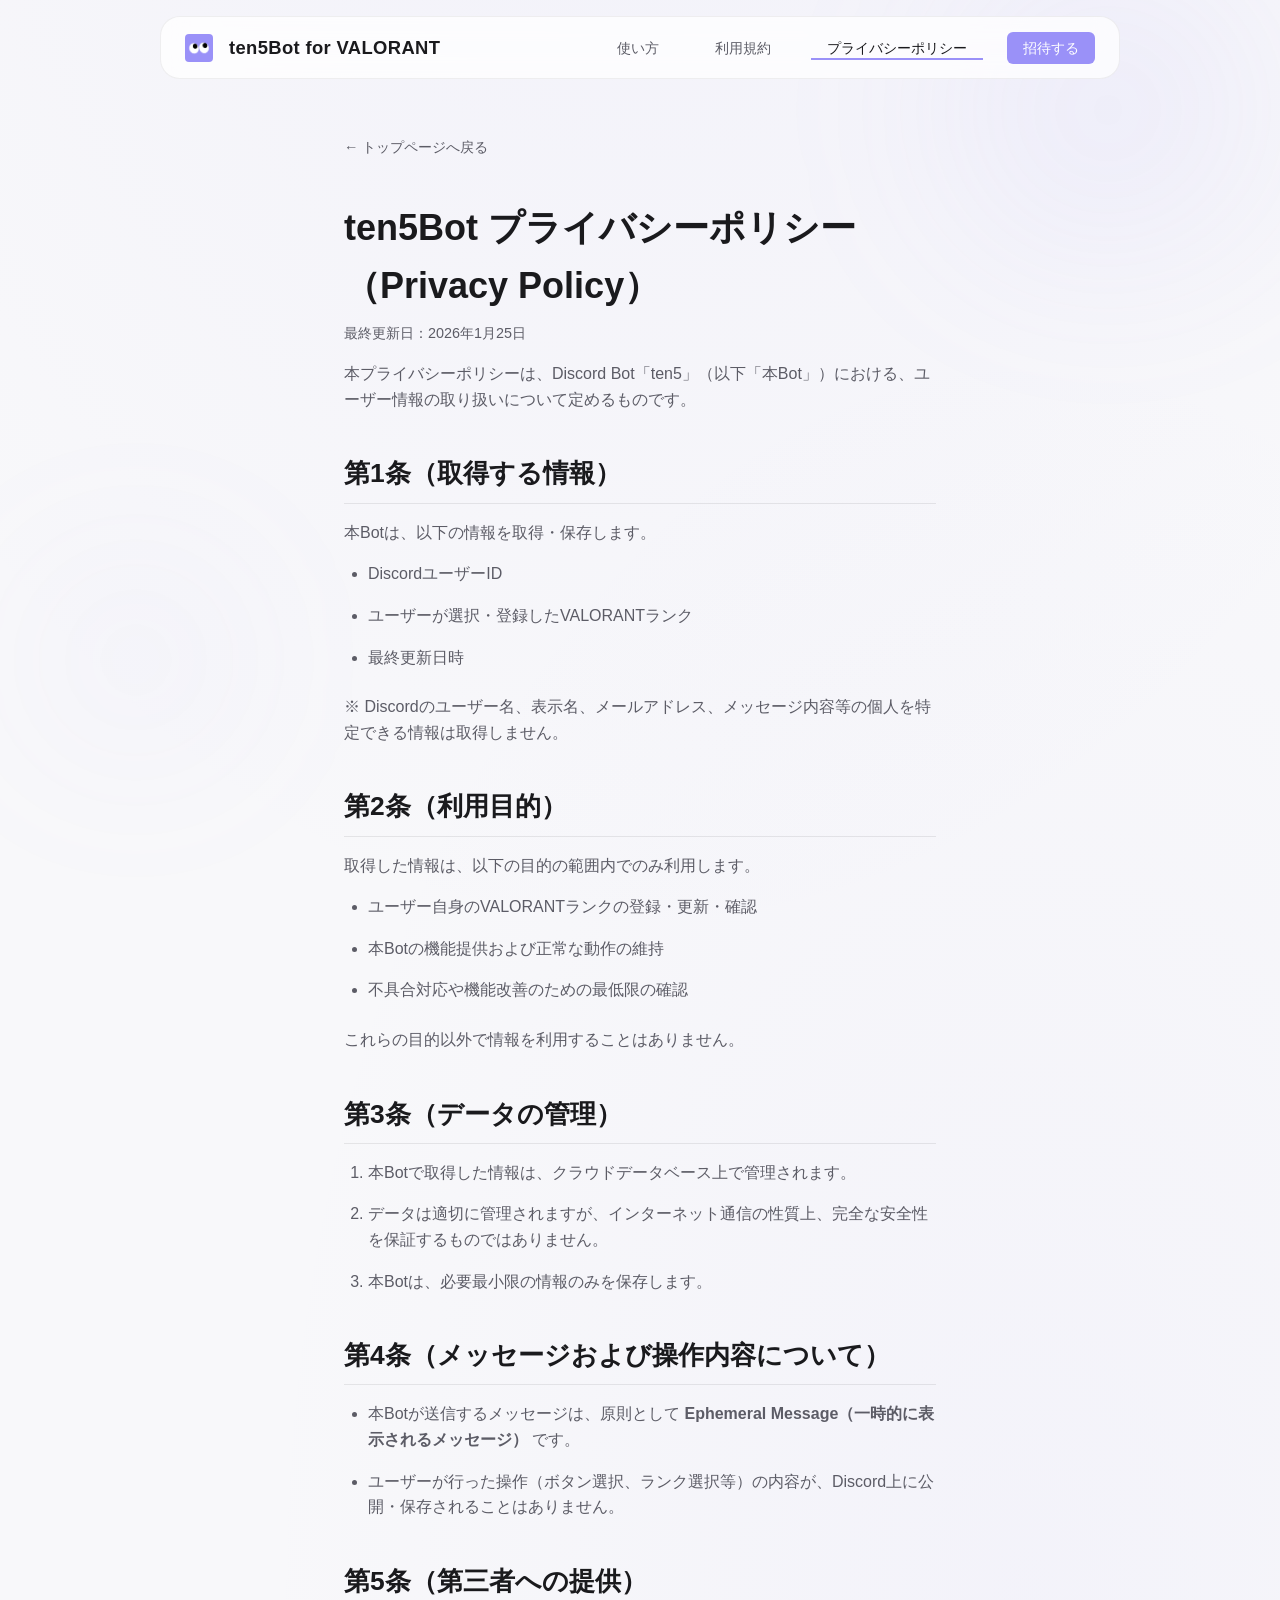
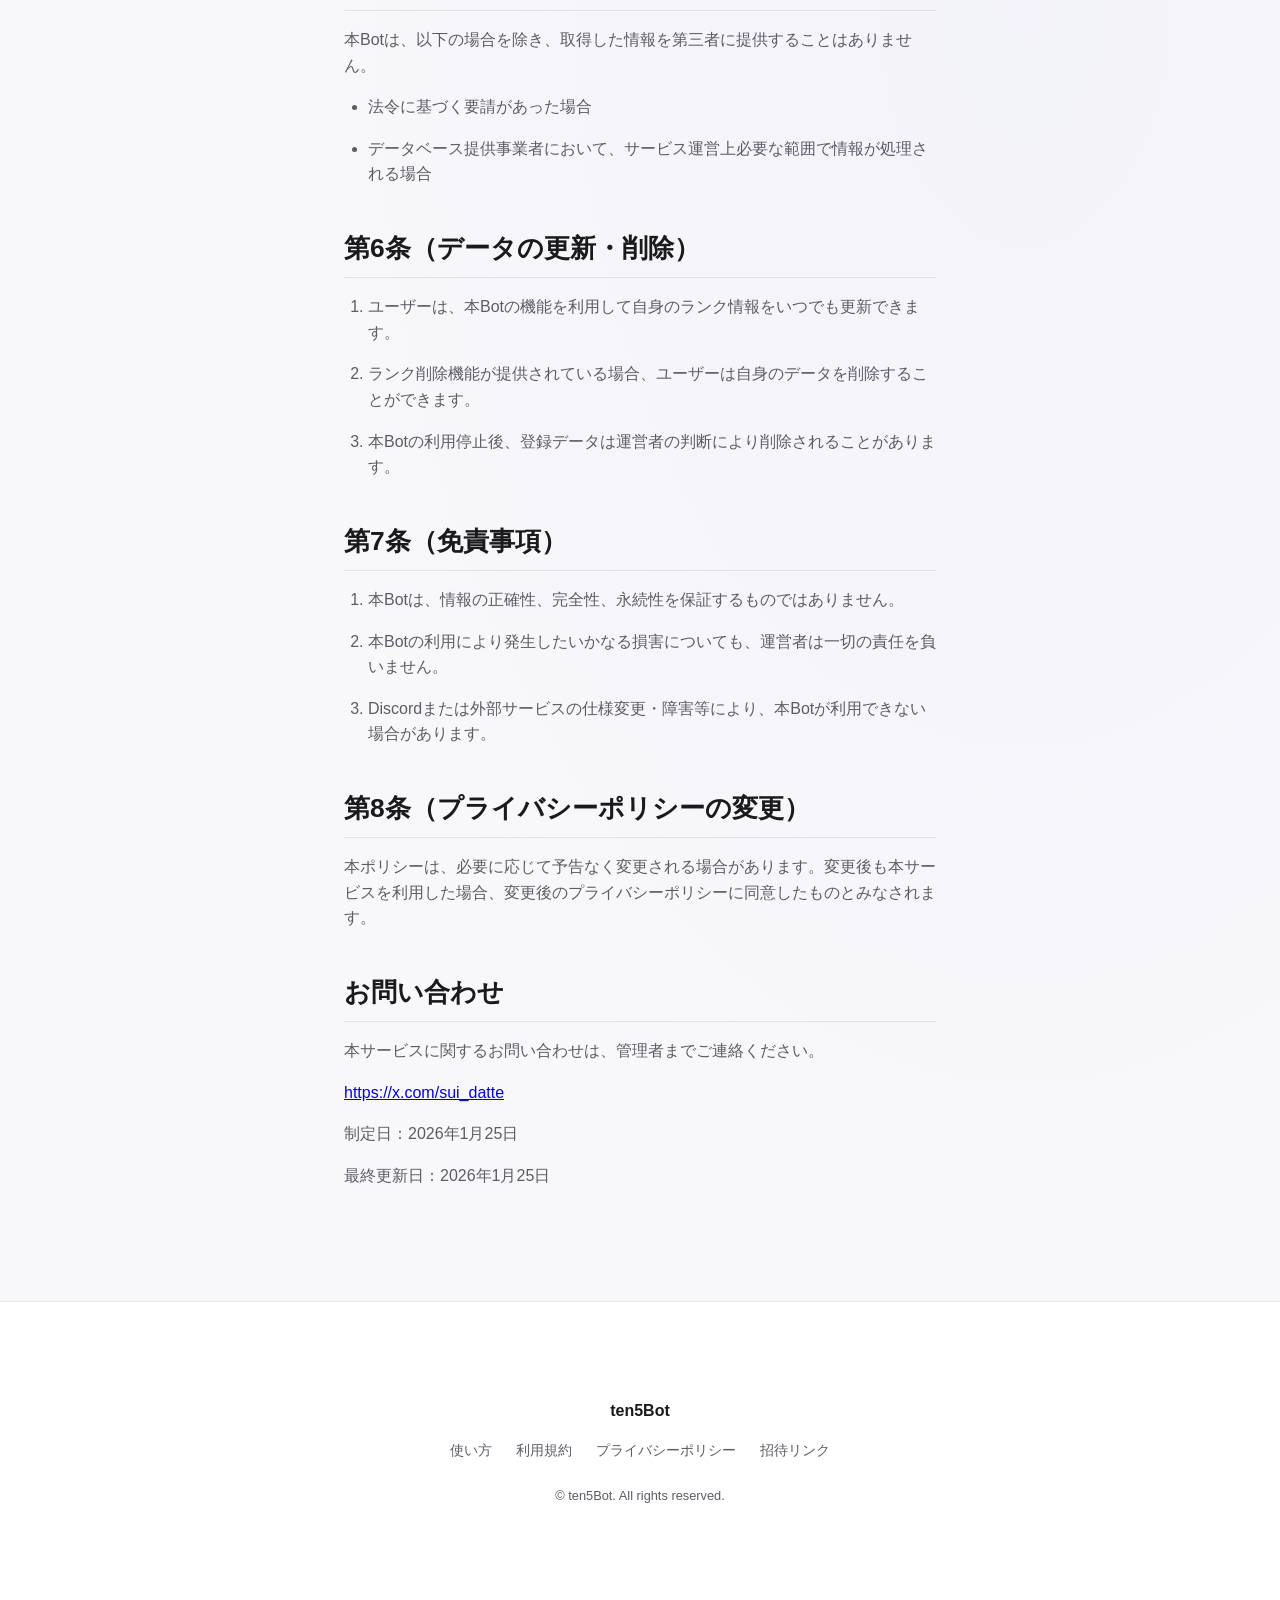
<file: privacy.html>
<!DOCTYPE html>
<html lang="ja">
<head>
  <meta charset="UTF-8">
  <meta name="viewport" content="width=device-width, initial-scale=1.0">
  <meta name="description" content="ten5Bot プライバシーポリシー">
  <title>プライバシーポリシー | ten5Bot</title>
  <link rel="stylesheet" href="style.css">
  <link rel="icon" type="image/png" href="img/ten5_icon1.png">
</head>
<body>
  <div class="bg-blob bg-blob--1" aria-hidden="true"></div>
  <div class="bg-blob bg-blob--2" aria-hidden="true"></div>

  <header class="header" id="header">
    <div class="header__inner">
      <a href="index.html" class="header__brand" aria-label="ten5Bot for VALORANT トップへ">
        <img src="img/ten5_icon1.png" alt="" class="header__brand-icon" width="28" height="28">
        <span class="header__brand-text">ten5Bot<span class="header__brand-suffix"> for VALORANT</span></span>
      </a>
      <nav class="nav" aria-label="メインナビゲーション">
        <ul class="nav__list">
          <li><a href="usage.html" class="nav__link">使い方</a></li>
          <li><a href="terms.html" class="nav__link">利用規約</a></li>
          <li><a href="privacy.html" class="nav__link nav__link--current">プライバシーポリシー</a></li>
          <li><a href="#" class="nav__link nav__link--cta" data-invite-modal>招待する</a></li>
        </ul>
      </nav>
      <button type="button" class="header__menu-btn" aria-label="メニューを開く" aria-expanded="false" aria-controls="nav-menu">
        <span class="header__menu-icon"></span>
      </button>
    </div>
    <div class="header__mobile" id="nav-menu" aria-hidden="true">
      <ul class="nav__list nav__list--mobile">
        <li><a href="usage.html" class="nav__link">使い方</a></li>
        <li><a href="terms.html" class="nav__link">利用規約</a></li>
        <li><a href="privacy.html" class="nav__link nav__link--current">プライバシーポリシー</a></li>
        <li><a href="#" class="nav__link nav__link--cta" data-invite-modal>招待する</a></li>
      </ul>
    </div>
  </header>

  <div class="modal" id="invite-modal" role="dialog" aria-modal="true" aria-label="Botを招待" aria-hidden="true">
    <div class="modal__backdrop" data-modal-close></div>
    <div class="modal__content">
      <button type="button" class="modal__close" aria-label="閉じる" data-modal-close></button>
      <div class="invite-agree">
        <label class="invite-agree__item">
          <input type="checkbox" name="agree-terms-modal" id="agree-terms-modal" class="invite-agree__input">
          <span class="invite-agree__check"></span>
          <span><a href="terms.html">利用規約</a>に同意する</span>
        </label>
        <label class="invite-agree__item">
          <input type="checkbox" name="agree-privacy-modal" id="agree-privacy-modal" class="invite-agree__input">
          <span class="invite-agree__check"></span>
          <span><a href="privacy.html">プライバシーポリシー</a>に同意する</span>
        </label>
      </div>
      <a href="https://discord.com/oauth2/authorize?client_id=1461335201685831790&amp;permissions=8&amp;integration_type=0&amp;scope=bot+applications.commands" id="invite-btn-modal" class="btn btn--primary btn--block invite-btn" aria-disabled="true" target="_blank" rel="noopener noreferrer">
        Botを招待する
      </a>
    </div>
  </div>

  <main class="doc-page">
    <div class="container">
      <a href="index.html" class="doc-page__back">← トップページへ戻る</a>
      <h1 class="doc-page__title">ten5Bot プライバシーポリシー（Privacy Policy）</h1>
      <p class="doc-page__updated">最終更新日：2026年1月25日</p>

      <p>本プライバシーポリシーは、Discord Bot「ten5」（以下「本Bot」）における、ユーザー情報の取り扱いについて定めるものです。</p>

      <section>
        <h2>第1条（取得する情報）</h2>
        <p>本Botは、以下の情報を取得・保存します。</p>
        <ul>
          <li>DiscordユーザーID</li>
          <li>ユーザーが選択・登録したVALORANTランク</li>
          <li>最終更新日時</li>
        </ul>
        <p>※ Discordのユーザー名、表示名、メールアドレス、メッセージ内容等の個人を特定できる情報は取得しません。</p>
      </section>

      <section>
        <h2>第2条（利用目的）</h2>
        <p>取得した情報は、以下の目的の範囲内でのみ利用します。</p>
        <ul>
          <li>ユーザー自身のVALORANTランクの登録・更新・確認</li>
          <li>本Botの機能提供および正常な動作の維持</li>
          <li>不具合対応や機能改善のための最低限の確認</li>
        </ul>
        <p>これらの目的以外で情報を利用することはありません。</p>
      </section>

      <section>
        <h2>第3条（データの管理）</h2>
        <ol>
          <li>本Botで取得した情報は、クラウドデータベース上で管理されます。</li>
          <li>データは適切に管理されますが、インターネット通信の性質上、完全な安全性を保証するものではありません。</li>
          <li>本Botは、必要最小限の情報のみを保存します。</li>
        </ol>
      </section>

      <section>
        <h2>第4条（メッセージおよび操作内容について）</h2>
        <ul>
          <li>本Botが送信するメッセージは、原則として <strong>Ephemeral Message（一時的に表示されるメッセージ）</strong> です。</li>
          <li>ユーザーが行った操作（ボタン選択、ランク選択等）の内容が、Discord上に公開・保存されることはありません。</li>
        </ul>
      </section>

      <section>
        <h2>第5条（第三者への提供）</h2>
        <p>本Botは、以下の場合を除き、取得した情報を第三者に提供することはありません。</p>
        <ul>
          <li>法令に基づく要請があった場合</li>
          <li>データベース提供事業者において、サービス運営上必要な範囲で情報が処理される場合</li>
        </ul>
      </section>

      <section>
        <h2>第6条（データの更新・削除）</h2>
        <ol>
          <li>ユーザーは、本Botの機能を利用して自身のランク情報をいつでも更新できます。</li>
          <li>ランク削除機能が提供されている場合、ユーザーは自身のデータを削除することができます。</li>
          <li>本Botの利用停止後、登録データは運営者の判断により削除されることがあります。</li>
        </ol>
      </section>

      <section>
        <h2>第7条（免責事項）</h2>
        <ol>
          <li>本Botは、情報の正確性、完全性、永続性を保証するものではありません。</li>
          <li>本Botの利用により発生したいかなる損害についても、運営者は一切の責任を負いません。</li>
          <li>Discordまたは外部サービスの仕様変更・障害等により、本Botが利用できない場合があります。</li>
        </ol>
      </section>

      <section>
        <h2>第8条（プライバシーポリシーの変更）</h2>
        <p>本ポリシーは、必要に応じて予告なく変更される場合があります。変更後も本サービスを利用した場合、変更後のプライバシーポリシーに同意したものとみなされます。</p>
      </section>

      <section>
        <h2>お問い合わせ</h2>
        <p>本サービスに関するお問い合わせは、管理者までご連絡ください。</p>
        <p><a href="https://x.com/sui_datte" target="_blank" rel="noopener noreferrer">https://x.com/sui_datte</a></p>
      </section>

      <p>制定日：2026年1月25日</p>
      <p>最終更新日：2026年1月25日</p>
    </div>
  </main>

  <footer class="footer">
    <div class="container footer__inner">
      <div class="footer__brand">ten5Bot</div>
      <nav class="footer__nav" aria-label="フッターナビゲーション">
        <a href="usage.html">使い方</a>
        <a href="terms.html">利用規約</a>
        <a href="privacy.html">プライバシーポリシー</a>
        <a href="https://discord.com/oauth2/authorize?client_id=1461335201685831790&amp;permissions=8&amp;integration_type=0&amp;scope=bot+applications.commands" target="_blank" rel="noopener noreferrer">招待リンク</a>
      </nav>
      <p class="footer__copy">&copy; ten5Bot. All rights reserved.</p>
    </div>
  </footer>

  <script src="script.js"></script>
</body>
</html>
</file>
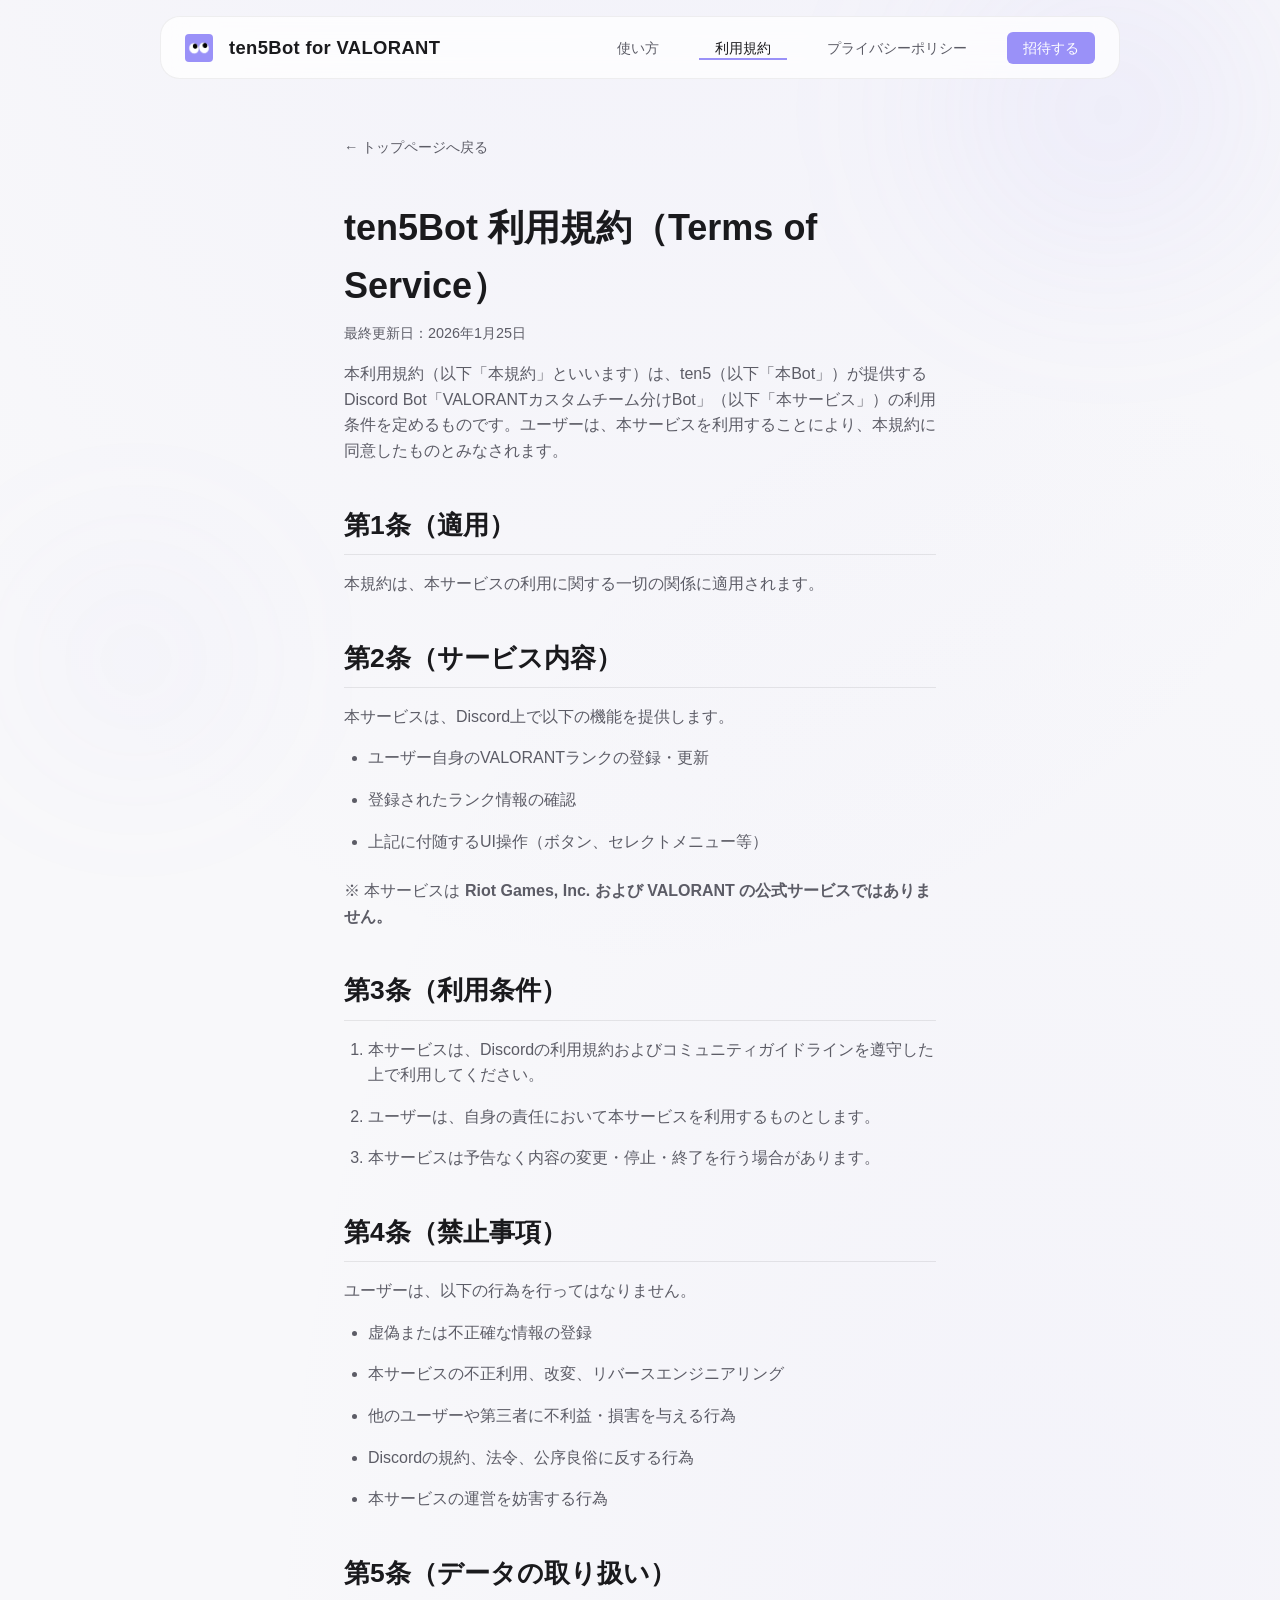
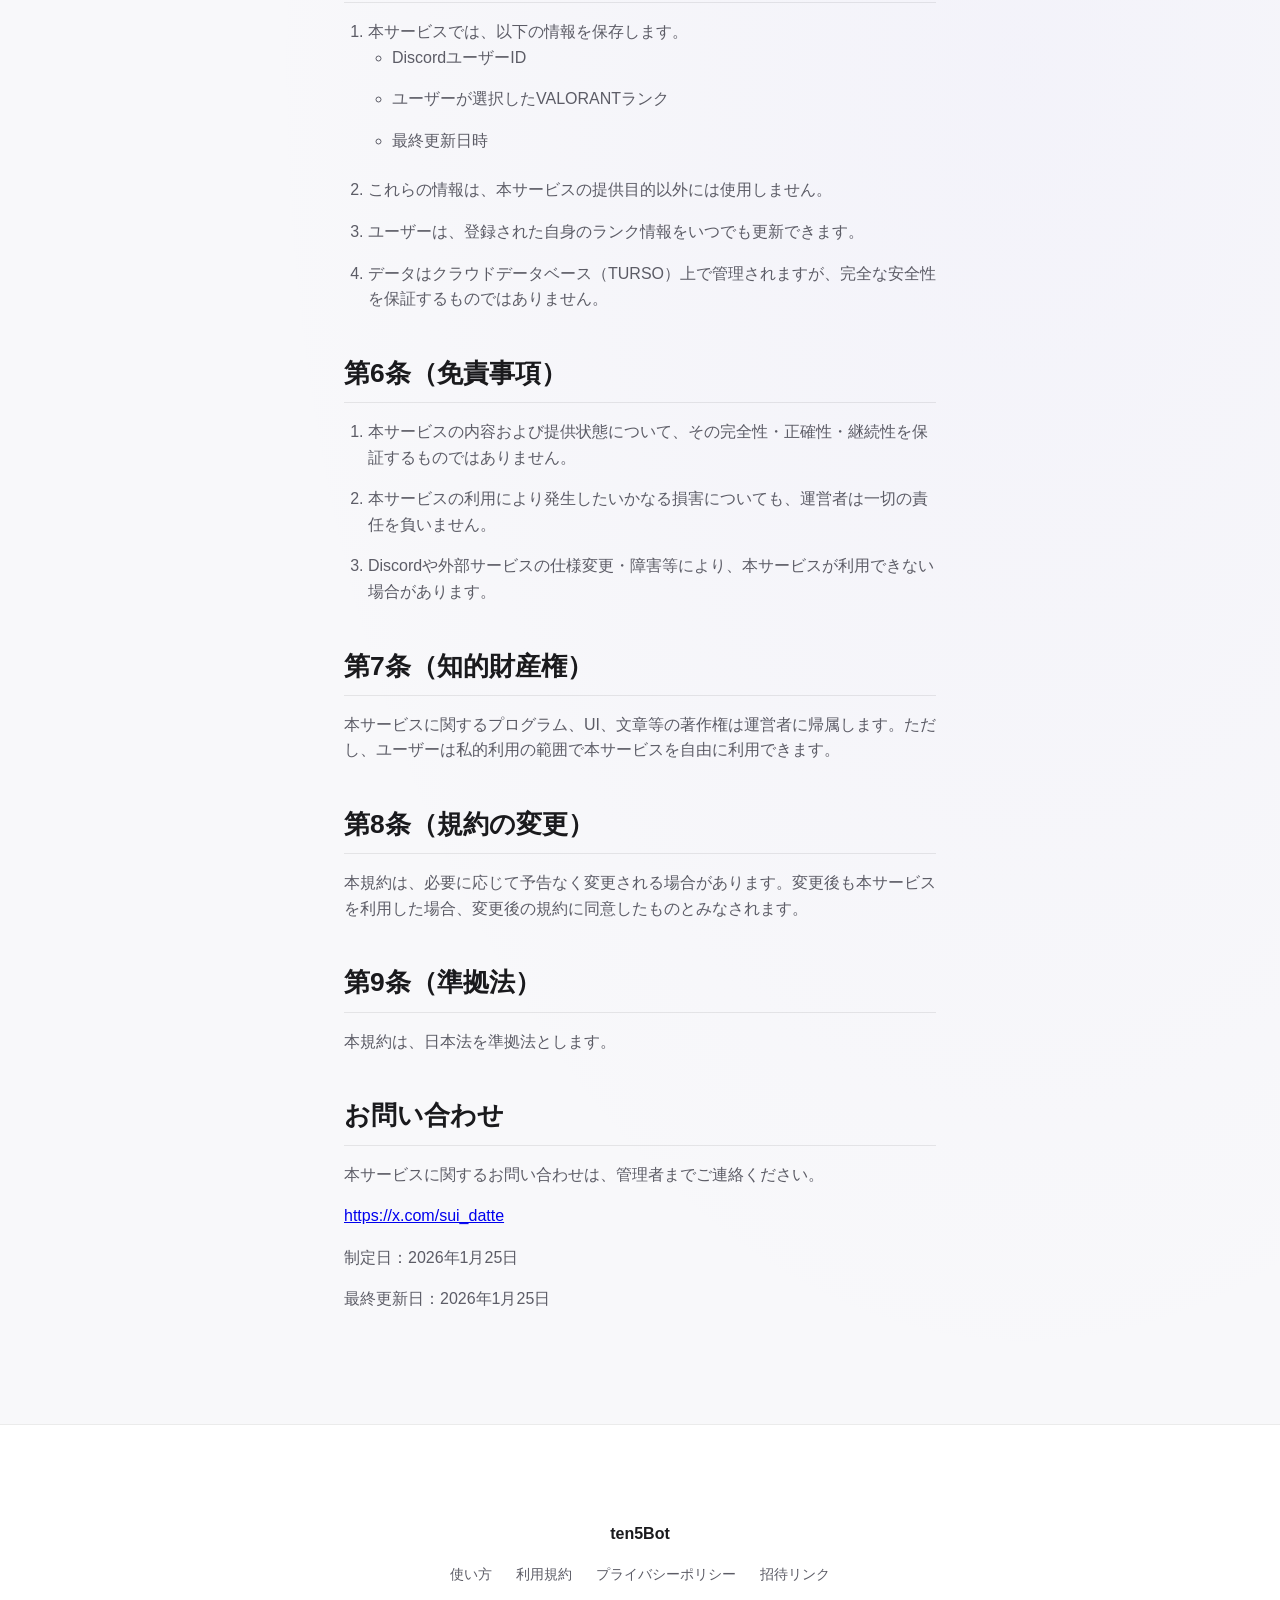
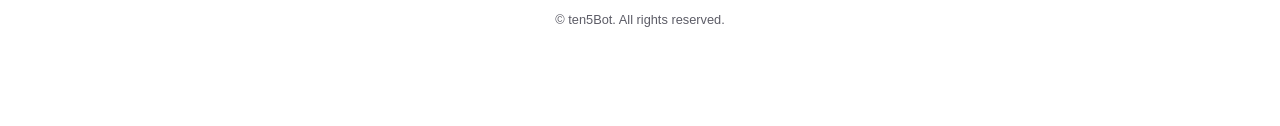
<file: terms.html>
<!DOCTYPE html>
<html lang="ja">
<head>
  <meta charset="UTF-8">
  <meta name="viewport" content="width=device-width, initial-scale=1.0">
  <meta name="description" content="ten5Bot 利用規約">
  <title>利用規約 | ten5Bot</title>
  <link rel="stylesheet" href="style.css">
  <link rel="icon" type="image/png" href="img/ten5_icon1.png">
</head>
<body>
  <div class="bg-blob bg-blob--1" aria-hidden="true"></div>
  <div class="bg-blob bg-blob--2" aria-hidden="true"></div>

  <header class="header" id="header">
    <div class="header__inner">
      <a href="index.html" class="header__brand" aria-label="ten5Bot for VALORANT トップへ">
        <img src="img/ten5_icon1.png" alt="" class="header__brand-icon" width="28" height="28">
        <span class="header__brand-text">ten5Bot<span class="header__brand-suffix"> for VALORANT</span></span>
      </a>
      <nav class="nav" aria-label="メインナビゲーション">
        <ul class="nav__list">
          <li><a href="usage.html" class="nav__link">使い方</a></li>
          <li><a href="terms.html" class="nav__link nav__link--current">利用規約</a></li>
          <li><a href="privacy.html" class="nav__link">プライバシーポリシー</a></li>
          <li><a href="#" class="nav__link nav__link--cta" data-invite-modal>招待する</a></li>
        </ul>
      </nav>
      <button type="button" class="header__menu-btn" aria-label="メニューを開く" aria-expanded="false" aria-controls="nav-menu">
        <span class="header__menu-icon"></span>
      </button>
    </div>
    <div class="header__mobile" id="nav-menu" aria-hidden="true">
      <ul class="nav__list nav__list--mobile">
        <li><a href="usage.html" class="nav__link">使い方</a></li>
        <li><a href="terms.html" class="nav__link nav__link--current">利用規約</a></li>
        <li><a href="privacy.html" class="nav__link">プライバシーポリシー</a></li>
        <li><a href="#" class="nav__link nav__link--cta" data-invite-modal>招待する</a></li>
      </ul>
    </div>
  </header>

  <div class="modal" id="invite-modal" role="dialog" aria-modal="true" aria-label="Botを招待" aria-hidden="true">
    <div class="modal__backdrop" data-modal-close></div>
    <div class="modal__content">
      <button type="button" class="modal__close" aria-label="閉じる" data-modal-close></button>
      <div class="invite-agree">
        <label class="invite-agree__item">
          <input type="checkbox" name="agree-terms-modal" id="agree-terms-modal" class="invite-agree__input">
          <span class="invite-agree__check"></span>
          <span><a href="terms.html">利用規約</a>に同意する</span>
        </label>
        <label class="invite-agree__item">
          <input type="checkbox" name="agree-privacy-modal" id="agree-privacy-modal" class="invite-agree__input">
          <span class="invite-agree__check"></span>
          <span><a href="privacy.html">プライバシーポリシー</a>に同意する</span>
        </label>
      </div>
      <a href="https://discord.com/oauth2/authorize?client_id=1461335201685831790&amp;permissions=8&amp;integration_type=0&amp;scope=bot+applications.commands" id="invite-btn-modal" class="btn btn--primary btn--block invite-btn" aria-disabled="true" target="_blank" rel="noopener noreferrer">
        Botを招待する
      </a>
    </div>
  </div>

  <main class="doc-page">
    <div class="container">
      <a href="index.html" class="doc-page__back">← トップページへ戻る</a>
      <h1 class="doc-page__title">ten5Bot 利用規約（Terms of Service）</h1>
      <p class="doc-page__updated">最終更新日：2026年1月25日</p>

      <p>本利用規約（以下「本規約」といいます）は、ten5（以下「本Bot」）が提供する Discord Bot「VALORANTカスタムチーム分けBot」（以下「本サービス」）の利用条件を定めるものです。ユーザーは、本サービスを利用することにより、本規約に同意したものとみなされます。</p>

      <section>
        <h2>第1条（適用）</h2>
        <p>本規約は、本サービスの利用に関する一切の関係に適用されます。</p>
      </section>

      <section>
        <h2>第2条（サービス内容）</h2>
        <p>本サービスは、Discord上で以下の機能を提供します。</p>
        <ul>
          <li>ユーザー自身のVALORANTランクの登録・更新</li>
          <li>登録されたランク情報の確認</li>
          <li>上記に付随するUI操作（ボタン、セレクトメニュー等）</li>
        </ul>
        <p>※ 本サービスは <strong>Riot Games, Inc. および VALORANT の公式サービスではありません。</strong></p>
      </section>

      <section>
        <h2>第3条（利用条件）</h2>
        <ol>
          <li>本サービスは、Discordの利用規約およびコミュニティガイドラインを遵守した上で利用してください。</li>
          <li>ユーザーは、自身の責任において本サービスを利用するものとします。</li>
          <li>本サービスは予告なく内容の変更・停止・終了を行う場合があります。</li>
        </ol>
      </section>

      <section>
        <h2>第4条（禁止事項）</h2>
        <p>ユーザーは、以下の行為を行ってはなりません。</p>
        <ul>
          <li>虚偽または不正確な情報の登録</li>
          <li>本サービスの不正利用、改変、リバースエンジニアリング</li>
          <li>他のユーザーや第三者に不利益・損害を与える行為</li>
          <li>Discordの規約、法令、公序良俗に反する行為</li>
          <li>本サービスの運営を妨害する行為</li>
        </ul>
      </section>

      <section>
        <h2>第5条（データの取り扱い）</h2>
        <ol>
          <li>本サービスでは、以下の情報を保存します。
            <ul>
              <li>DiscordユーザーID</li>
              <li>ユーザーが選択したVALORANTランク</li>
              <li>最終更新日時</li>
            </ul>
          </li>
          <li>これらの情報は、本サービスの提供目的以外には使用しません。</li>
          <li>ユーザーは、登録された自身のランク情報をいつでも更新できます。</li>
          <li>データはクラウドデータベース（TURSO）上で管理されますが、完全な安全性を保証するものではありません。</li>
        </ol>
      </section>

      <section>
        <h2>第6条（免責事項）</h2>
        <ol>
          <li>本サービスの内容および提供状態について、その完全性・正確性・継続性を保証するものではありません。</li>
          <li>本サービスの利用により発生したいかなる損害についても、運営者は一切の責任を負いません。</li>
          <li>Discordや外部サービスの仕様変更・障害等により、本サービスが利用できない場合があります。</li>
        </ol>
      </section>

      <section>
        <h2>第7条（知的財産権）</h2>
        <p>本サービスに関するプログラム、UI、文章等の著作権は運営者に帰属します。ただし、ユーザーは私的利用の範囲で本サービスを自由に利用できます。</p>
      </section>

      <section>
        <h2>第8条（規約の変更）</h2>
        <p>本規約は、必要に応じて予告なく変更される場合があります。変更後も本サービスを利用した場合、変更後の規約に同意したものとみなされます。</p>
      </section>

      <section>
        <h2>第9条（準拠法）</h2>
        <p>本規約は、日本法を準拠法とします。</p>
      </section>

      <section>
        <h2>お問い合わせ</h2>
        <p>本サービスに関するお問い合わせは、管理者までご連絡ください。</p>
        <p><a href="https://x.com/sui_datte" target="_blank" rel="noopener noreferrer">https://x.com/sui_datte</a></p>
      </section>

      <p>制定日：2026年1月25日</p>
      <p>最終更新日：2026年1月25日</p>
    </div>
  </main>

  <footer class="footer">
    <div class="container footer__inner">
      <div class="footer__brand">ten5Bot</div>
      <nav class="footer__nav" aria-label="フッターナビゲーション">
        <a href="usage.html">使い方</a>
        <a href="terms.html">利用規約</a>
        <a href="privacy.html">プライバシーポリシー</a>
        <a href="https://discord.com/oauth2/authorize?client_id=1461335201685831790&amp;permissions=8&amp;integration_type=0&amp;scope=bot+applications.commands" target="_blank" rel="noopener noreferrer">招待リンク</a>
      </nav>
      <p class="footer__copy">&copy; ten5Bot. All rights reserved.</p>
    </div>
  </footer>

  <script src="script.js"></script>
</body>
</html>
</file>
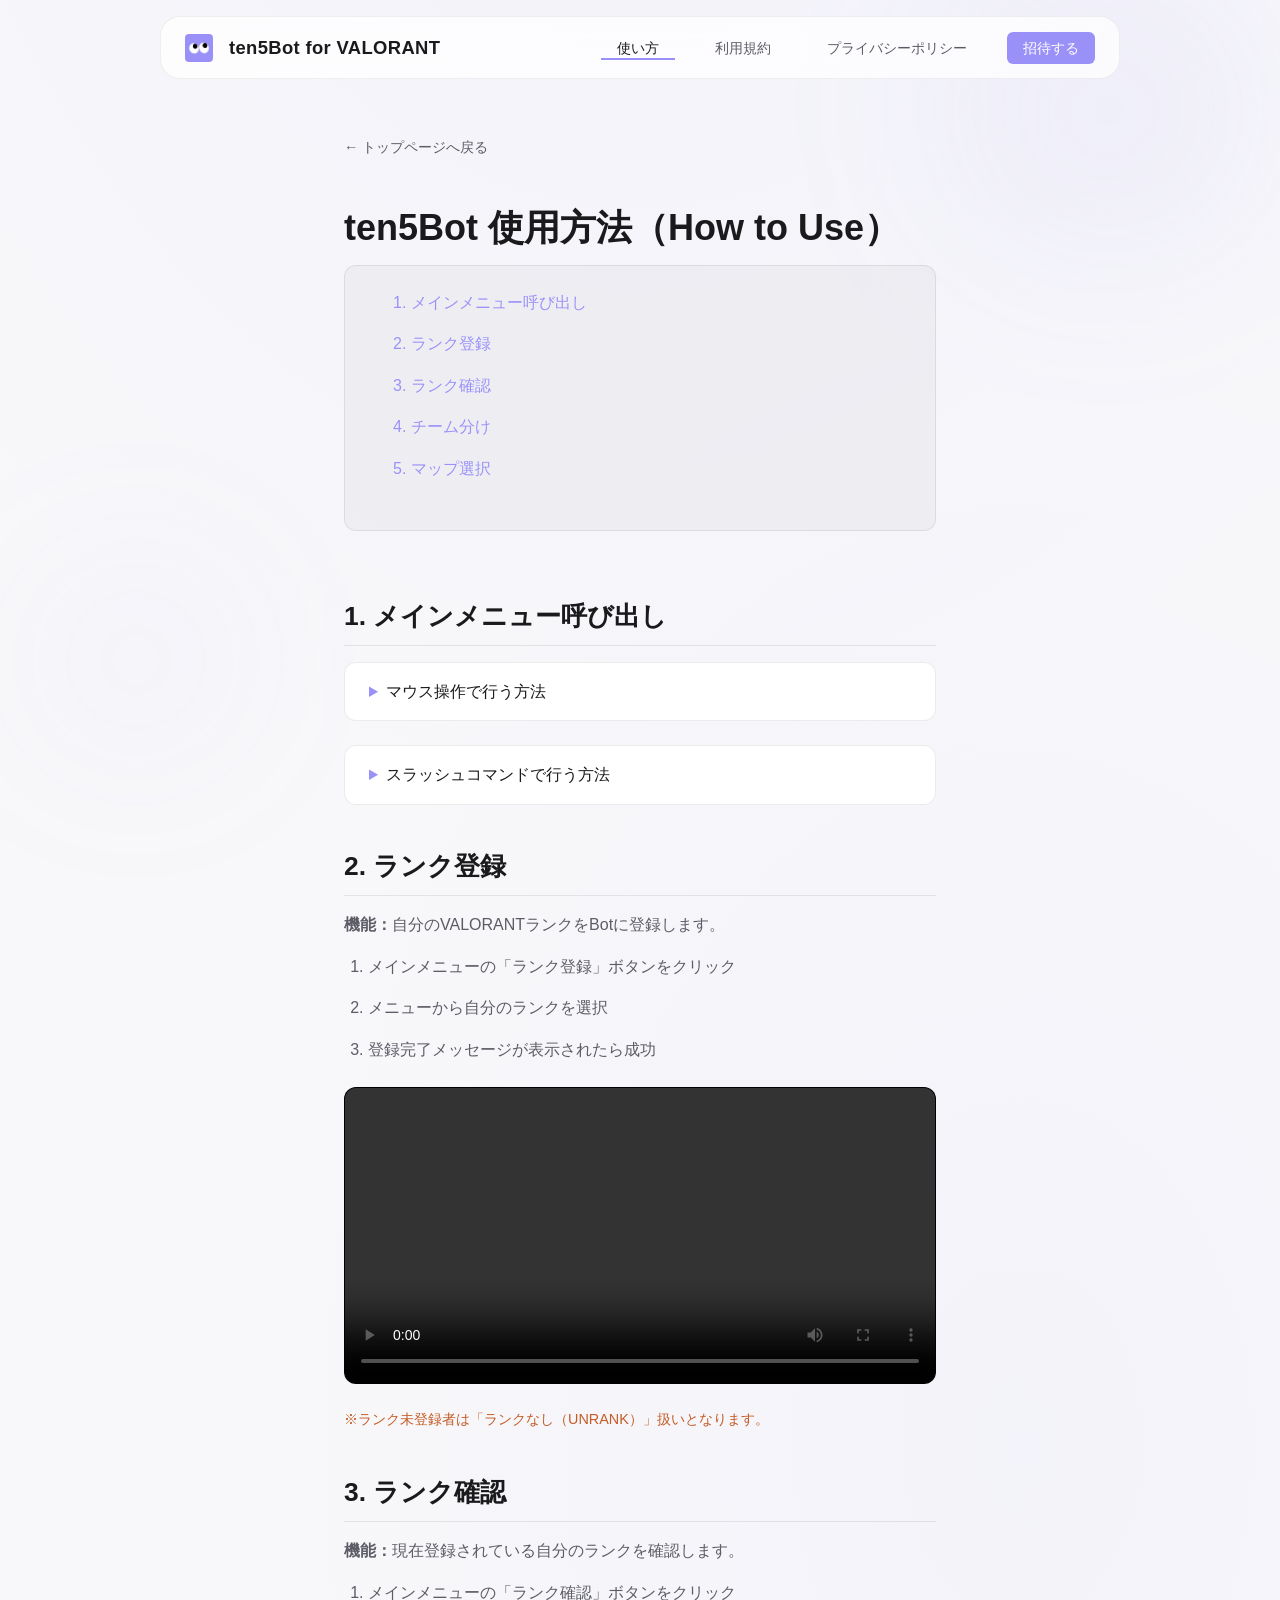
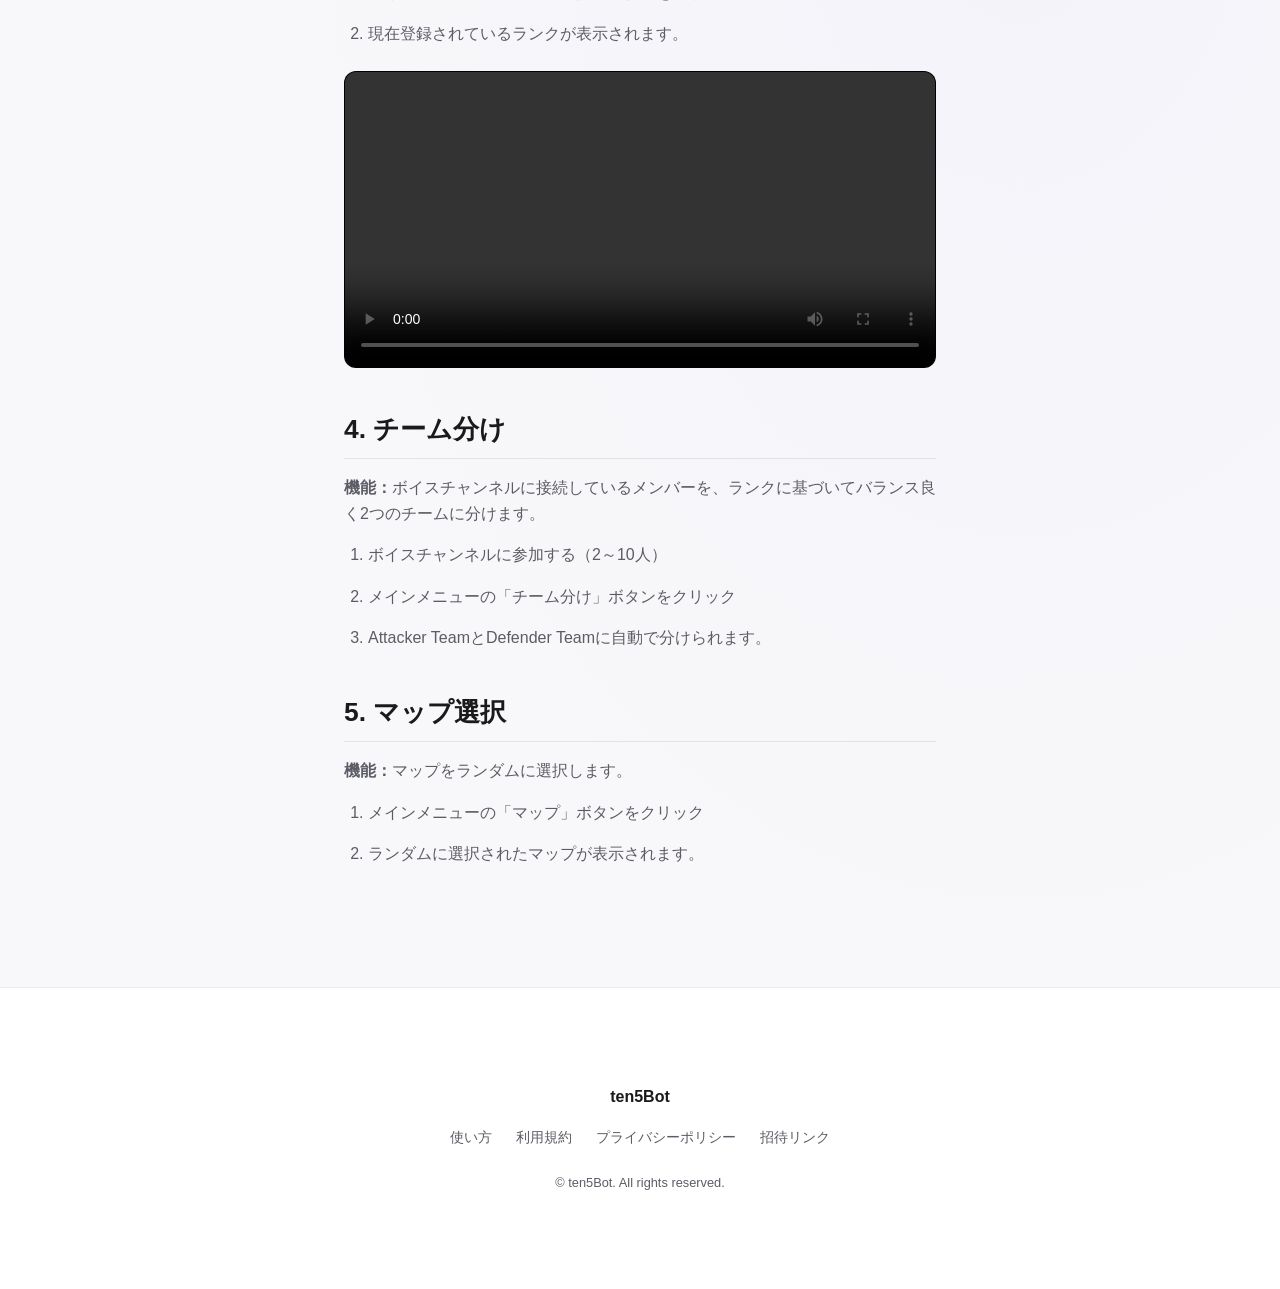
<file: usage.html>
<!DOCTYPE html>
<html lang="ja">
<head>
  <meta charset="UTF-8">
  <meta name="viewport" content="width=device-width, initial-scale=1.0">
  <meta name="description" content="ten5Bot 使い方 - VALORANTカスタム用チーム分けBotの操作方法">
  <title>使い方 | ten5Bot</title>
  <link rel="stylesheet" href="style.css">
  <link rel="icon" type="image/png" href="img/ten5_icon1.png">
</head>
<body>
  <div class="bg-blob bg-blob--1" aria-hidden="true"></div>
  <div class="bg-blob bg-blob--2" aria-hidden="true"></div>

  <header class="header" id="header">
    <div class="header__inner">
      <a href="index.html" class="header__brand" aria-label="ten5Bot for VALORANT トップへ">
        <img src="img/ten5_icon1.png" alt="" class="header__brand-icon" width="28" height="28">
        <span class="header__brand-text">ten5Bot<span class="header__brand-suffix"> for VALORANT</span></span>
      </a>
      <nav class="nav" aria-label="メインナビゲーション">
        <ul class="nav__list">
          <li><a href="usage.html" class="nav__link nav__link--current">使い方</a></li>
          <li><a href="terms.html" class="nav__link">利用規約</a></li>
          <li><a href="privacy.html" class="nav__link">プライバシーポリシー</a></li>
          <li><a href="#" class="nav__link nav__link--cta" data-invite-modal>招待する</a></li>
        </ul>
      </nav>
      <button type="button" class="header__menu-btn" aria-label="メニューを開く" aria-expanded="false" aria-controls="nav-menu">
        <span class="header__menu-icon"></span>
      </button>
    </div>
    <div class="header__mobile" id="nav-menu" aria-hidden="true">
      <ul class="nav__list nav__list--mobile">
        <li><a href="usage.html" class="nav__link nav__link--current">使い方</a></li>
        <li><a href="terms.html" class="nav__link">利用規約</a></li>
        <li><a href="privacy.html" class="nav__link">プライバシーポリシー</a></li>
        <li><a href="#" class="nav__link nav__link--cta" data-invite-modal>招待する</a></li>
      </ul>
    </div>
  </header>

  <div class="modal" id="invite-modal" role="dialog" aria-modal="true" aria-label="Botを招待" aria-hidden="true">
    <div class="modal__backdrop" data-modal-close></div>
    <div class="modal__content">
      <button type="button" class="modal__close" aria-label="閉じる" data-modal-close></button>
      <div class="invite-agree">
        <label class="invite-agree__item">
          <input type="checkbox" name="agree-terms-modal" id="agree-terms-modal" class="invite-agree__input">
          <span class="invite-agree__check"></span>
          <span><a href="terms.html">利用規約</a>に同意する</span>
        </label>
        <label class="invite-agree__item">
          <input type="checkbox" name="agree-privacy-modal" id="agree-privacy-modal" class="invite-agree__input">
          <span class="invite-agree__check"></span>
          <span><a href="privacy.html">プライバシーポリシー</a>に同意する</span>
        </label>
      </div>
      <a href="https://discord.com/oauth2/authorize?client_id=1461335201685831790&amp;permissions=8&amp;integration_type=0&amp;scope=bot+applications.commands" id="invite-btn-modal" class="btn btn--primary btn--block invite-btn" aria-disabled="true" target="_blank" rel="noopener noreferrer">
        Botを招待する
      </a>
    </div>
  </div>

  <main class="doc-page">
    <div class="container">
      <a href="index.html" class="doc-page__back">← トップページへ戻る</a>
      <h1 class="doc-page__title">ten5Bot 使用方法（How to Use）</h1>

      <nav class="doc-page__nav" aria-label="目次">
        <ul>
          <li><a href="#menu">1. メインメニュー呼び出し</a></li>
          <li><a href="#rank-register">2. ランク登録</a></li>
          <li><a href="#rank-check">3. ランク確認</a></li>
          <li><a href="#team-split">4. チーム分け</a></li>
          <li><a href="#map">5. マップ選択</a></li>
        </ul>
      </nav>

      <section id="menu">
        <h2>1. メインメニュー呼び出し</h2>

        <details class="doc-accordion">
          <summary class="doc-accordion__summary">マウス操作で行う方法</summary>
          <div class="doc-accordion__content">
            <ol>
              <li>サーバーのチャット欄左側の「＋」ボタンをクリック</li>
              <li>「アプリを使う」をクリック</li>
              <li>「/ten5」をクリック、チャット欄に「/ten5」と入力されるので Enter</li>
            </ol>
            <figure class="doc-figure">
              <video class="doc-figure__video" src="img/menu_ui.mp4" controls playsinline></video>
            </figure>
          </div>
        </details>

        <details class="doc-accordion">
          <summary class="doc-accordion__summary">スラッシュコマンドで行う方法</summary>
          <div class="doc-accordion__content">
            <ol>
              <li>サーバーのチャンネルで以下のスラッシュコマンドを入力します。</li>
            </ol>
            <pre class="doc-code"><code>/ten5</code></pre>
            <ol start="2">
              <li>Enterキーで送信</li>
            </ol>
            <figure class="doc-figure">
              <video class="doc-figure__video" src="img/menu_cmd.mp4" controls playsinline></video>
            </figure>
          </div>
        </details>
      </section>

      <section id="rank-register">
        <h2>2. ランク登録</h2>
        <p><strong>機能：</strong>自分のVALORANTランクをBotに登録します。</p>
        <ol>
          <li>メインメニューの「ランク登録」ボタンをクリック</li>
          <li>メニューから自分のランクを選択</li>
          <li>登録完了メッセージが表示されたら成功</li>
        </ol>
        <figure class="doc-figure">
          <video class="doc-figure__video" src="img/rank.mp4" controls playsinline></video>
        </figure>
        <p class="doc-note">※ランク未登録者は「ランクなし（UNRANK）」扱いとなります。</p>
      </section>

      <section id="rank-check">
        <h2>3. ランク確認</h2>
        <p><strong>機能：</strong>現在登録されている自分のランクを確認します。</p>
        <ol>
          <li>メインメニューの「ランク確認」ボタンをクリック</li>
          <li>現在登録されているランクが表示されます。</li>
        </ol>
        <figure class="doc-figure">
          <video class="doc-figure__video" src="img/rank_check.mp4" controls playsinline></video>
        </figure>
      </section>

      <section id="team-split">
        <h2>4. チーム分け</h2>
        <p><strong>機能：</strong>ボイスチャンネルに接続しているメンバーを、ランクに基づいてバランス良く2つのチームに分けます。</p>
        <ol>
          <li>ボイスチャンネルに参加する（2～10人）</li>
          <li>メインメニューの「チーム分け」ボタンをクリック</li>
          <li>Attacker TeamとDefender Teamに自動で分けられます。</li>
        </ol>
      </section>

      <section id="map">
        <h2>5. マップ選択</h2>
        <p><strong>機能：</strong>マップをランダムに選択します。</p>
        <ol>
          <li>メインメニューの「マップ」ボタンをクリック</li>
          <li>ランダムに選択されたマップが表示されます。</li>
        </ol>
      </section>
    </div>
  </main>

  <footer class="footer">
    <div class="container footer__inner">
      <div class="footer__brand">ten5Bot</div>
      <nav class="footer__nav" aria-label="フッターナビゲーション">
        <a href="usage.html">使い方</a>
        <a href="terms.html">利用規約</a>
        <a href="privacy.html">プライバシーポリシー</a>
        <a href="https://discord.com/oauth2/authorize?client_id=1461335201685831790&amp;permissions=8&amp;integration_type=0&amp;scope=bot+applications.commands" target="_blank" rel="noopener noreferrer">招待リンク</a>
      </nav>
      <p class="footer__copy">&copy; ten5Bot. All rights reserved.</p>
    </div>
  </footer>

  <script src="script.js"></script>
</body>
</html>
</file>
<file: style.css>
/* ============================================
   ten5 Bot LP - デザインの核：余白・タイポグラフィ・透明感
   ============================================ */

:root {
  /* カラー：白基調 + アクセント rgb(154, 145, 248) */
  --color-bg: #f8f8fa;
  --color-bg-elevated: #ffffff;
  --color-surface: rgba(255, 255, 255, 0.9);
  --color-surface-dark: rgba(0, 0, 0, 0.03);
  --color-border: rgba(0, 0, 0, 0.08);
  --color-text: #1a1a1d;
  --color-text-muted: #5c5c66;
  --color-accent: rgb(154, 145, 248);
  --color-accent-soft: rgba(154, 145, 248, 0.2);
  --color-accent-hover: rgb(138, 128, 240);

  /* 余白：広めで上品に */
  --space-xs: 0.5rem;
  --space-sm: 1rem;
  --space-md: 1.5rem;
  --space-lg: 2.5rem;
  --space-xl: 4rem;
  --space-2xl: 6rem;
  --space-3xl: 8rem;

  --container-max: 720px;
  --container-wide: 960px;

  /* タイポグラフィ：強弱を明確に */
  --font-sans: "Segoe UI", "Hiragino Sans", "Hiragino Kaku Gothic ProN", Meiryo, sans-serif;
  --text-hero: clamp(2rem, 5vw, 3rem);
  --text-h1: clamp(1.75rem, 4vw, 2.25rem);
  --text-h2: clamp(1.35rem, 3vw, 1.65rem);
  --text-body: 1rem;
  --text-small: 0.9rem;
  --text-tiny: 0.8rem;
  --weight-bold: 700;
  --weight-medium: 500;
  --line-tight: 1.25;
  --line-normal: 1.6;

  /* ガラス・角・影 */
  --radius-sm: 6px;
  --radius-md: 12px;
  --radius-lg: 20px;
  --radius-full: 9999px;
  --blur: 12px;
  --transition: 0.2s ease;
}

*, *::before, *::after { box-sizing: border-box; }
html { scroll-behavior: smooth; }
body {
  margin: 0;
  font-family: var(--font-sans);
  font-size: var(--text-body);
  line-height: var(--line-normal);
  color: var(--color-text);
  background: var(--color-bg);
  background-image: radial-gradient(ellipse 80% 50% at 50% -20%, rgba(154, 145, 248, 0.08), transparent),
                   radial-gradient(ellipse 60% 40% at 80% 50%, rgba(154, 145, 248, 0.05), transparent);
  min-height: 100vh;
  -webkit-font-smoothing: antialiased;
}

/* 背景 blob：ぼかした光の玉 */
.bg-blob {
  position: fixed;
  border-radius: 50%;
  filter: blur(80px);
  opacity: 0.5;
  pointer-events: none;
  z-index: 0;
}
.bg-blob--1 {
  width: min(600px, 90vw);
  height: min(400px, 60vw);
  background: radial-gradient(circle, var(--color-accent-soft) 0%, transparent 70%);
  top: -10%;
  right: -10%;
}
.bg-blob--2 {
  width: min(400px, 70vw);
  height: min(300px, 50vw);
  background: radial-gradient(circle, rgba(154, 145, 248, 0.12) 0%, transparent 70%);
  bottom: 10%;
  left: -5%;
}

/* コンテナ：中央寄せ・max-width（body/main に幅制限はなし。各ブロックが .container で 720px） */
.container {
  width: 100%;
  max-width: var(--container-max);
  margin: 0 auto;
  padding: 0 var(--space-md);
  box-sizing: border-box;
}
.container--wide { max-width: var(--container-wide); }

/* ========== ヘッダー ========== */
.header {
  position: fixed;
  top: var(--space-sm);
  left: var(--space-md);
  right: var(--space-md);
  z-index: 100;
  max-width: var(--container-wide);
  margin: 0 auto;
  padding: var(--space-sm) var(--space-md);
  border-radius: var(--radius-lg);
  background: rgba(255, 255, 255, 0.75);
  backdrop-filter: blur(var(--blur));
  -webkit-backdrop-filter: blur(var(--blur));
  border: 1px solid rgba(0, 0, 0, 0.06);
  transition: background var(--transition), border-color var(--transition);
}
.header.is-scrolled {
  background: rgba(255, 255, 255, 0.95);
  border-color: var(--color-border);
}
.header__inner {
  max-width: var(--container-wide);
  margin: 0 auto;
  display: flex;
  align-items: center;
  justify-content: space-between;
}
.header__brand {
  display: inline-flex;
  align-items: center;
  gap: var(--space-sm);
  font-weight: var(--weight-bold);
  font-size: 1.15rem;
  color: var(--color-text);
  text-decoration: none;
  letter-spacing: 0.02em;
}
.header__brand-icon {
  display: block;
  width: 28px;
  height: 28px;
  border-radius: 4px;
  object-fit: cover;
}
.header__brand:hover, .header__brand:focus-visible {
  color: var(--color-accent);
}

.nav__list {
  list-style: none;
  margin: 0;
  padding: 0;
  display: flex;
  align-items: center;
  gap: var(--space-md);
}
.nav__link {
  color: var(--color-text-muted);
  text-decoration: none;
  font-size: var(--text-small);
  padding: var(--space-xs) var(--space-sm);
  border-radius: var(--radius-sm);
  transition: color var(--transition), background var(--transition);
}
.nav__link:hover, .nav__link:focus-visible {
  color: var(--color-text);
  background: var(--color-surface-dark);
}
.nav__link--current {
  color: var(--color-text);
  position: relative;
  padding-bottom: 4px;
}
.nav__link--current::after {
  content: "";
  position: absolute;
  left: 0;
  right: 0;
  bottom: 0;
  height: 2px;
  background: var(--color-accent);
  border-radius: 0;
}
.nav__link--cta {
  color: #ffffff;
  background: var(--color-accent);
  font-weight: var(--weight-medium);
}
.nav__link--cta:hover, .nav__link--cta:focus-visible {
  background: var(--color-accent-hover);
  color: #ffffff;
}
.nav__link--cta.nav__link--current {
  padding-bottom: 4px;
}
.nav__link--cta.nav__link--current::after {
  background: rgba(255, 255, 255, 0.9);
}

/* モバイルメニューボタン */
.header__menu-btn {
  display: none;
  width: 44px;
  height: 44px;
  padding: 0;
  border: none;
  background: transparent;
  color: var(--color-text);
  cursor: pointer;
  border-radius: var(--radius-sm);
  align-items: center;
  justify-content: center;
  transition: background var(--transition);
}
.header__menu-btn:hover, .header__menu-btn:focus-visible {
  background: var(--color-surface-dark);
  outline: 2px solid var(--color-accent);
  outline-offset: 2px;
}
.header__menu-icon {
  display: block;
  width: 20px;
  height: 2px;
  background: currentColor;
  box-shadow: 0 -6px 0 currentColor, 0 6px 0 currentColor;
}

.header__mobile {
  display: none;
  padding: var(--space-sm);
  border-top: 1px solid var(--color-border);
  background: var(--color-bg-elevated);
}
.header__mobile.is-open {
  display: block;
  background: var(--color-bg-elevated);
}
.nav__list--mobile {
  flex-direction: column;
  gap: var(--space-xs);
}
.nav__list--mobile .nav__link { display: block; padding: var(--space-sm); }

@media (max-width: 768px) {
  .nav { display: none; }
  .header__menu-btn { display: flex; }
  .header__brand-suffix { display: none; }
}

/* ========== トップセクション（キャッチ＋招待） ========== */
.top-section {
  position: relative;
  z-index: 1;
  padding: calc(80px + var(--space-2xl)) var(--space-md) var(--space-xl);
}
.top-section__inner {
  display: grid;
  grid-template-columns: 1fr 1fr;
  align-items: center;
  gap: var(--space-xl);
}
.top-section__text {
  text-align: left;
}
.top-section__title {
  margin: 0 0 var(--space-md);
  font-size: clamp(1.25rem, 4vw, 2.5rem);
  font-weight: var(--weight-bold);
  line-height: var(--line-tight);
  letter-spacing: -0.02em;
  color: var(--color-text);
}
.top-section__title-line {
  display: block;
  white-space: nowrap;
}
.top-section__lead {
  margin: 0 0 var(--space-lg);
  font-size: var(--text-body);
  color: var(--color-text-muted);
  line-height: var(--line-normal);
}
.top-section__cta {
  margin: 0;
}
.top-section__cta .invite-agree__item {
  margin-bottom: var(--space-sm);
}
.top-section__cta .btn {
  white-space: nowrap;
}

/* 右カラム：3Dアイコン */
.top-section__visual {
  display: flex;
  align-items: center;
  justify-content: center;
  perspective: 600px;
}
.top-section__icon-3d {
  transform: rotateY(-12deg) rotateX(8deg);
  transition: transform 0.5s ease;
}
.top-section__icon-3d:hover {
  transform: rotateY(0deg) rotateX(0deg) scale(1.05);
}
.top-section__icon-img {
  display: block;
  width: clamp(120px, 18vw, 200px);
  height: auto;
  border-radius: var(--radius-lg);
  box-shadow: 0 20px 60px rgba(0, 0, 0, 0.18), 0 4px 16px rgba(0, 0, 0, 0.08);
}

@media (max-width: 768px) {
  .top-section__inner {
    grid-template-columns: 1fr;
    text-align: center;
  }
  .top-section__text {
    text-align: center;
    order: 1;
  }
  .top-section__visual {
    order: 0;
    margin-bottom: var(--space-md);
  }
  .top-section__icon-img {
    width: 120px;
  }
  .top-section__cta .invite-agree__item {
    justify-content: center;
  }
}

/* ボタン：フラット寄り・洗練 */
.btn {
  display: inline-flex;
  align-items: center;
  justify-content: center;
  gap: var(--space-sm);
  padding: var(--space-sm) var(--space-lg);
  font-family: inherit;
  font-size: var(--text-small);
  font-weight: var(--weight-medium);
  text-decoration: none;
  border: none;
  border-radius: var(--radius-lg);
  cursor: pointer;
  transition: background var(--transition), color var(--transition), opacity var(--transition);
}
.btn__icon {
  display: block;
  width: 20px;
  height: 20px;
  border-radius: var(--radius-sm);
  object-fit: cover;
  flex-shrink: 0;
}
.btn--primary {
  background: var(--color-accent);
  color: #ffffff;
}
.btn--primary:hover:not([aria-disabled="true"]), .btn--primary:focus-visible:not([aria-disabled="true"]) {
  background: var(--color-accent-hover);
  color: #ffffff;
  outline: 2px solid var(--color-accent);
  outline-offset: 2px;
}
.btn--primary[aria-disabled="true"] {
  opacity: 0.5;
  cursor: not-allowed;
  pointer-events: none;
}
.btn--block { width: 100%; }

/* テキストリンク（ボタンではない導線） */
.text-link {
  color: var(--color-accent);
  text-decoration: underline;
  text-underline-offset: 3px;
  font-weight: var(--weight-medium);
}
.text-link:hover,
.text-link:focus-visible {
  color: var(--color-accent-hover);
}

/* ========== セクション共通 ========== */
.section {
  position: relative;
  z-index: 1;
  padding: var(--space-xl) var(--space-md);
}
#usage-section {
  background: var(--color-bg-elevated);
}
.section__title {
  margin: 0 0 var(--space-sm);
  font-size: var(--text-h2);
  font-weight: var(--weight-bold);
  color: var(--color-text);
  text-align: center;
  position: relative;
  padding-bottom: var(--space-sm);
}
.section__title::after {
  content: "";
  position: absolute;
  left: 50%;
  bottom: 0;
  transform: translateX(-50%);
  width: 40px;
  height: 2px;
  background: var(--color-accent);
}
.section__lead {
  margin: 0 0 var(--space-lg);
  color: var(--color-text-muted);
  text-align: center;
  max-width: 36em;
  margin-left: auto;
  margin-right: auto;
}
.usage-link {
  text-align: center;
  margin: 0;
}

/* すっきり、ひとつに：特徴リスト */
.feature-list {
  list-style: none;
  margin: 0;
  padding: 0;
  display: flex;
  flex-direction: column;
  gap: var(--space-md);
  max-width: 640px;
  margin-left: auto;
  margin-right: auto;
}
.feature-item {
  display: block;
}
.feature-item__title {
  margin: 0 0 var(--space-xs);
  font-size: 1.05rem;
  font-weight: var(--weight-bold);
  color: var(--color-text);
}
.feature-item__desc {
  margin: 0;
  font-size: var(--text-small);
  color: var(--color-text-muted);
  line-height: var(--line-normal);
}

/* 招待同意チェックボックス */
.invite-agree {
  margin-bottom: var(--space-lg);
}
.invite-agree__item {
  display: flex;
  align-items: flex-start;
  gap: var(--space-sm);
  cursor: pointer;
  margin-bottom: var(--space-sm);
  font-size: var(--text-small);
  color: var(--color-text);
  line-height: 1.5;
}
.invite-agree__item a {
  color: var(--color-accent);
  text-decoration: none;
}
.invite-agree__item a:hover { text-decoration: underline; }
.invite-agree__input {
  position: absolute;
  width: 1px;
  height: 1px;
  padding: 0;
  margin: -1px;
  overflow: hidden;
  clip: rect(0, 0, 0, 0);
  border: 0;
}
.invite-agree__check {
  flex-shrink: 0;
  width: 20px;
  height: 20px;
  border: 2px solid var(--color-border);
  border-radius: var(--radius-sm);
  background: transparent;
  transition: border-color var(--transition), background var(--transition);
}
.invite-agree__input:focus-visible + .invite-agree__check {
  outline: 2px solid var(--color-accent);
  outline-offset: 2px;
}
.invite-agree__input:checked + .invite-agree__check {
  background: var(--color-accent);
  border-color: var(--color-accent);
}
.invite-agree__input:checked + .invite-agree__check::after {
  content: "";
  display: block;
  width: 6px;
  height: 10px;
  margin: 2px 0 0 6px;
  border: solid #ffffff;
  border-width: 0 2px 2px 0;
  transform: rotate(45deg);
}
.invite-btn { margin-bottom: var(--space-sm); }

/* ========== フッター ========== */
.footer {
  position: relative;
  z-index: 1;
  padding: var(--space-2xl) var(--space-md);
  border-top: 1px solid var(--color-border);
  background: var(--color-bg-elevated);
}
.footer__inner {
  text-align: center;
}
.footer__brand {
  font-weight: var(--weight-bold);
  font-size: 1rem;
  margin-bottom: var(--space-sm);
}
.footer__nav {
  display: flex;
  flex-wrap: wrap;
  justify-content: center;
  gap: var(--space-md);
  margin-bottom: var(--space-md);
}
.footer__nav a {
  color: var(--color-text-muted);
  text-decoration: none;
  font-size: var(--text-small);
}
.footer__nav a:hover, .footer__nav a:focus-visible {
  color: var(--color-accent);
  outline: 2px solid var(--color-accent);
  outline-offset: 2px;
}
.footer__copy {
  margin: 0;
  font-size: var(--text-tiny);
  color: var(--color-text-muted);
}

/* フェードイン用（セクション＝タイトル＋内容の2分割で表示） */
.section__title,
.section__body {
  opacity: 0;
  transform: translateY(12px);
  transition: opacity 0.5s ease, transform 0.5s ease;
}
.section__body {
  transition-delay: 0.1s;
}
.section__title.is-visible,
.section__body.is-visible {
  opacity: 1;
  transform: none;
}
.section__body.is-visible {
  transition-delay: 0s;
}

/* ========== 招待モーダル ========== */
.modal {
  position: fixed;
  inset: 0;
  z-index: 200;
  display: flex;
  align-items: center;
  justify-content: center;
  padding: var(--space-md);
  box-sizing: border-box;
  visibility: hidden;
  opacity: 0;
  transition: visibility var(--transition), opacity var(--transition);
}
.modal.is-open {
  visibility: visible;
  opacity: 1;
}
.modal__backdrop {
  position: absolute;
  inset: 0;
  background: rgba(0, 0, 0, 0.4);
  cursor: pointer;
}
.modal__content {
  position: relative;
  width: 100%;
  max-width: 420px;
  max-height: 90vh;
  overflow: auto;
  background: var(--color-bg-elevated);
  border: 1px solid var(--color-border);
  border-radius: var(--radius-md);
  padding: var(--space-lg);
  padding-top: 3rem;
  box-shadow: 0 8px 32px rgba(0, 0, 0, 0.15);
}
.modal__icon-wrap {
  margin: 0 0 var(--space-md);
  text-align: center;
}
.modal__icon {
  display: inline-block;
  width: 48px;
  height: 48px;
  border-radius: 4px;
  object-fit: cover;
}
.modal__close {
  position: absolute;
  top: var(--space-sm);
  right: var(--space-sm);
  width: 36px;
  height: 36px;
  padding: 0;
  border: none;
  background: transparent;
  color: var(--color-text-muted);
  font-size: 1.5rem;
  line-height: 1;
  cursor: pointer;
  border-radius: var(--radius-sm);
  transition: color var(--transition), background var(--transition);
}
.modal__close:hover,
.modal__close:focus-visible {
  color: var(--color-text);
  background: var(--color-surface-dark);
}
.modal__close::before {
  content: "×";
}

/* ========== ドキュメントページ（terms / privacy）共通 ========== */
.doc-page {
  position: relative;
  z-index: 1;
  min-height: 100vh;
  padding: calc(70px + var(--space-xl)) var(--space-md) var(--space-2xl);
}
.doc-page .container {
  max-width: 640px;
}
.doc-page__back {
  display: inline-flex;
  align-items: center;
  gap: var(--space-xs);
  margin-bottom: var(--space-lg);
  color: var(--color-text-muted);
  text-decoration: none;
  font-size: var(--text-small);
  transition: color var(--transition);
}
.doc-page__back:hover, .doc-page__back:focus-visible {
  color: var(--color-accent);
}
.doc-page__title {
  margin: 0 0 var(--space-xs);
  font-size: var(--text-h1);
  font-weight: var(--weight-bold);
  color: var(--color-text);
}
.doc-page__updated {
  margin: 0 0 var(--space-xl);
  font-size: var(--text-small);
  color: var(--color-text-muted);
}
.doc-page__nav {
  margin: 0 0 var(--space-xl);
  padding: var(--space-md);
  background: var(--color-surface-dark);
  border-radius: var(--radius-md);
  border: 1px solid var(--color-border);
}
.doc-page__nav ul {
  margin: 0;
  padding-left: 0;
  list-style: none;
}
.doc-page__nav li {
  margin: 0 0 0.35rem;
}
.doc-page__nav li:last-child {
  margin-bottom: 0;
}
.doc-page__nav a {
  color: var(--color-accent);
  text-decoration: none;
}
.doc-page__nav a:hover {
  text-decoration: underline;
}
.doc-page h2 {
  margin: var(--space-lg) 0 var(--space-sm);
  font-size: var(--text-h2);
  font-weight: var(--weight-bold);
  color: var(--color-text);
  padding-bottom: var(--space-xs);
  border-bottom: 1px solid var(--color-border);
}
.doc-page h3 {
  margin: var(--space-md) 0 var(--space-xs);
  font-size: 1.1rem;
  font-weight: var(--weight-medium);
  color: var(--color-text);
}
.doc-page p, .doc-page li {
  color: var(--color-text-muted);
  margin: 0 0 var(--space-sm);
  line-height: var(--line-normal);
}
.doc-page ul,
.doc-page ol {
  padding-left: 1.5em;
  margin: 0 0 var(--space-md);
}
.doc-page ol {
  list-style-type: decimal;
}

/* 使い方ページの画像・コード表示 */
.doc-figure {
  margin: 0 0 var(--space-md);
}
.doc-figure__img {
  display: block;
  width: 100%;
  height: auto;
  border-radius: var(--radius-md);
  border: 1px solid var(--color-border);
  background: var(--color-bg-elevated);
}
.doc-figure__video {
  display: block;
  width: 100%;
  max-height: 70vh;
  border-radius: var(--radius-md);
  border: 1px solid var(--color-border);
  background: #000;
}
.doc-page .doc-note {
  color: #c45c26 !important;
  font-size: var(--text-small);
  margin: var(--space-sm) 0 var(--space-md);
}
.doc-code {
  margin: 0 0 var(--space-md);
  padding: var(--space-sm);
  background: var(--color-surface-dark);
  border: 1px solid var(--color-border);
  border-radius: var(--radius-md);
  overflow-x: auto;
}
.doc-code code {
  font-family: ui-monospace, SFMono-Regular, Menlo, Consolas, "Liberation Mono", monospace;
  font-size: 0.95em;
  color: var(--color-text);
}

/* 折りたたみ（details/summary） */
.doc-accordion {
  margin: 0 0 var(--space-md);
  padding: var(--space-sm) var(--space-md);
  background: var(--color-bg-elevated);
  border: 1px solid var(--color-border);
  border-radius: var(--radius-md);
}
.doc-accordion__summary {
  cursor: pointer;
  font-weight: var(--weight-medium);
  color: var(--color-text);
}
.doc-accordion__summary::marker {
  color: var(--color-accent);
}
.doc-accordion__content {
  padding-top: var(--space-sm);
}
</file>
